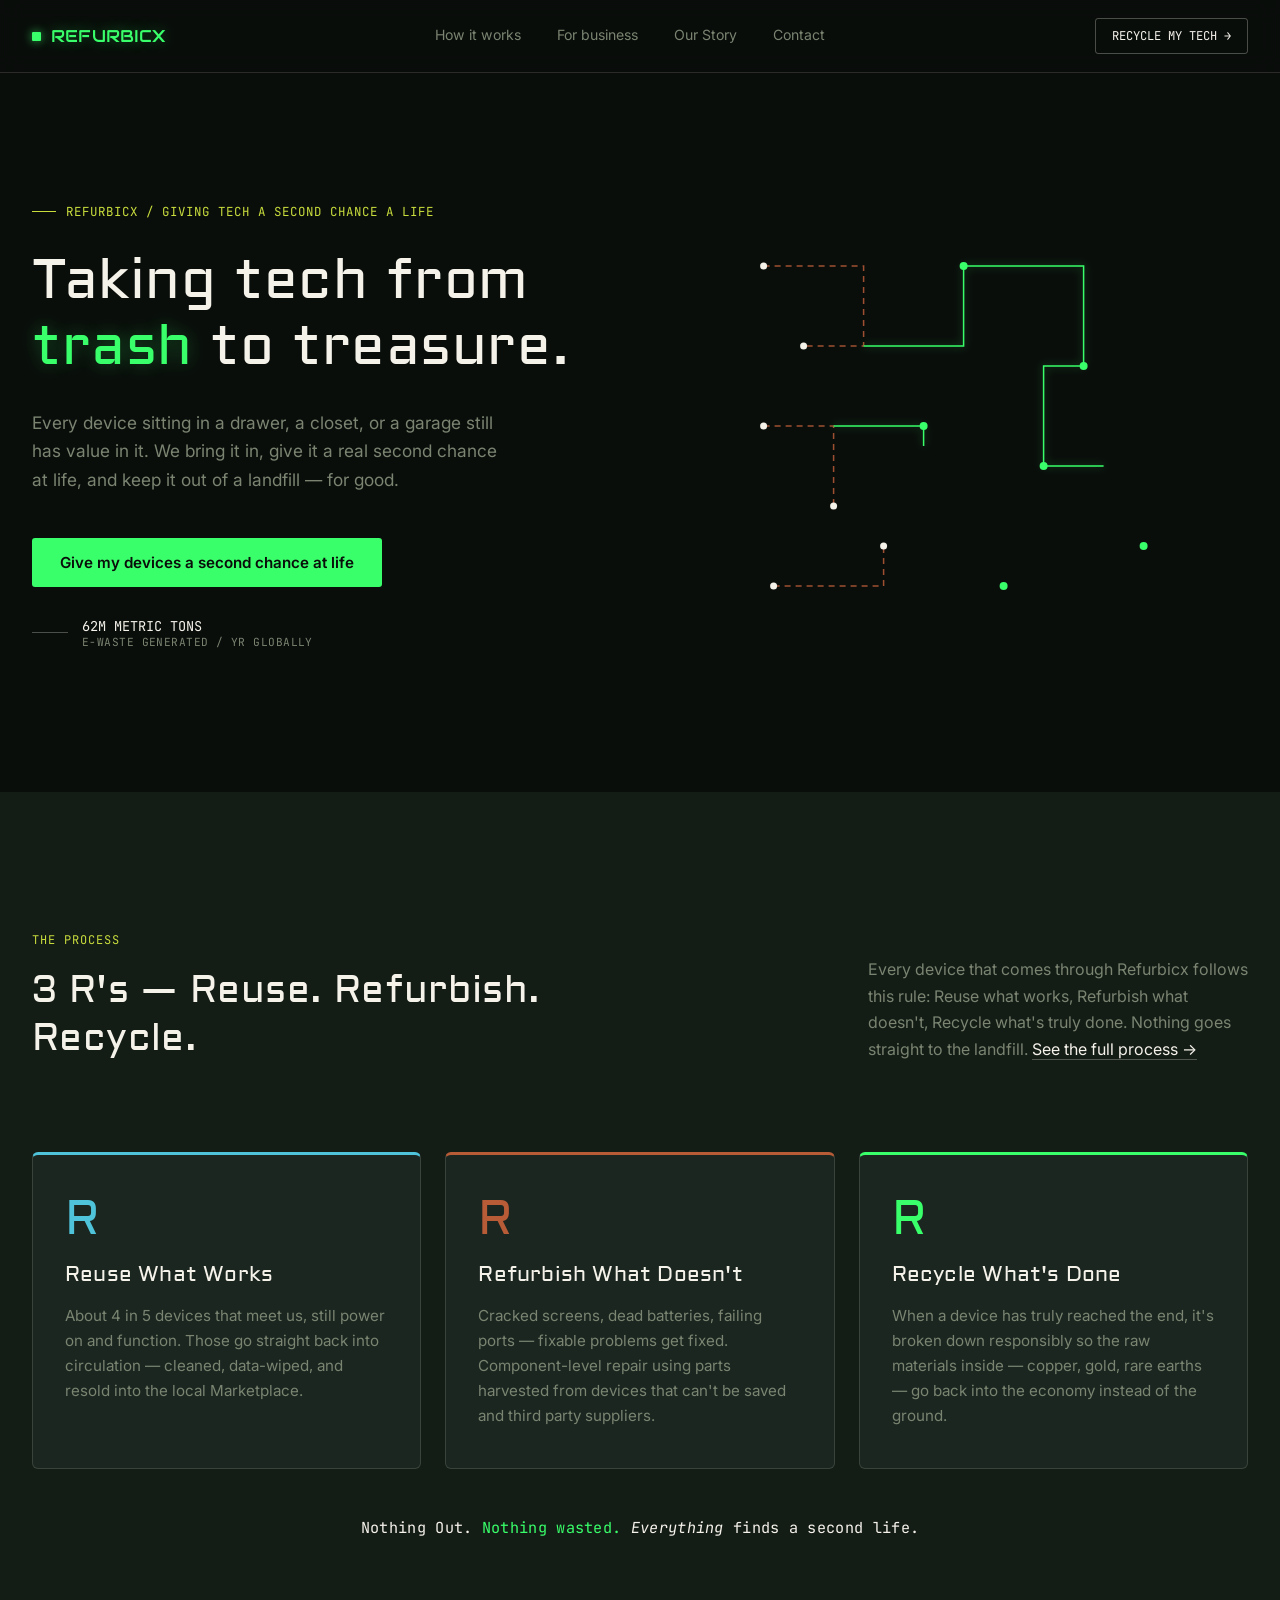
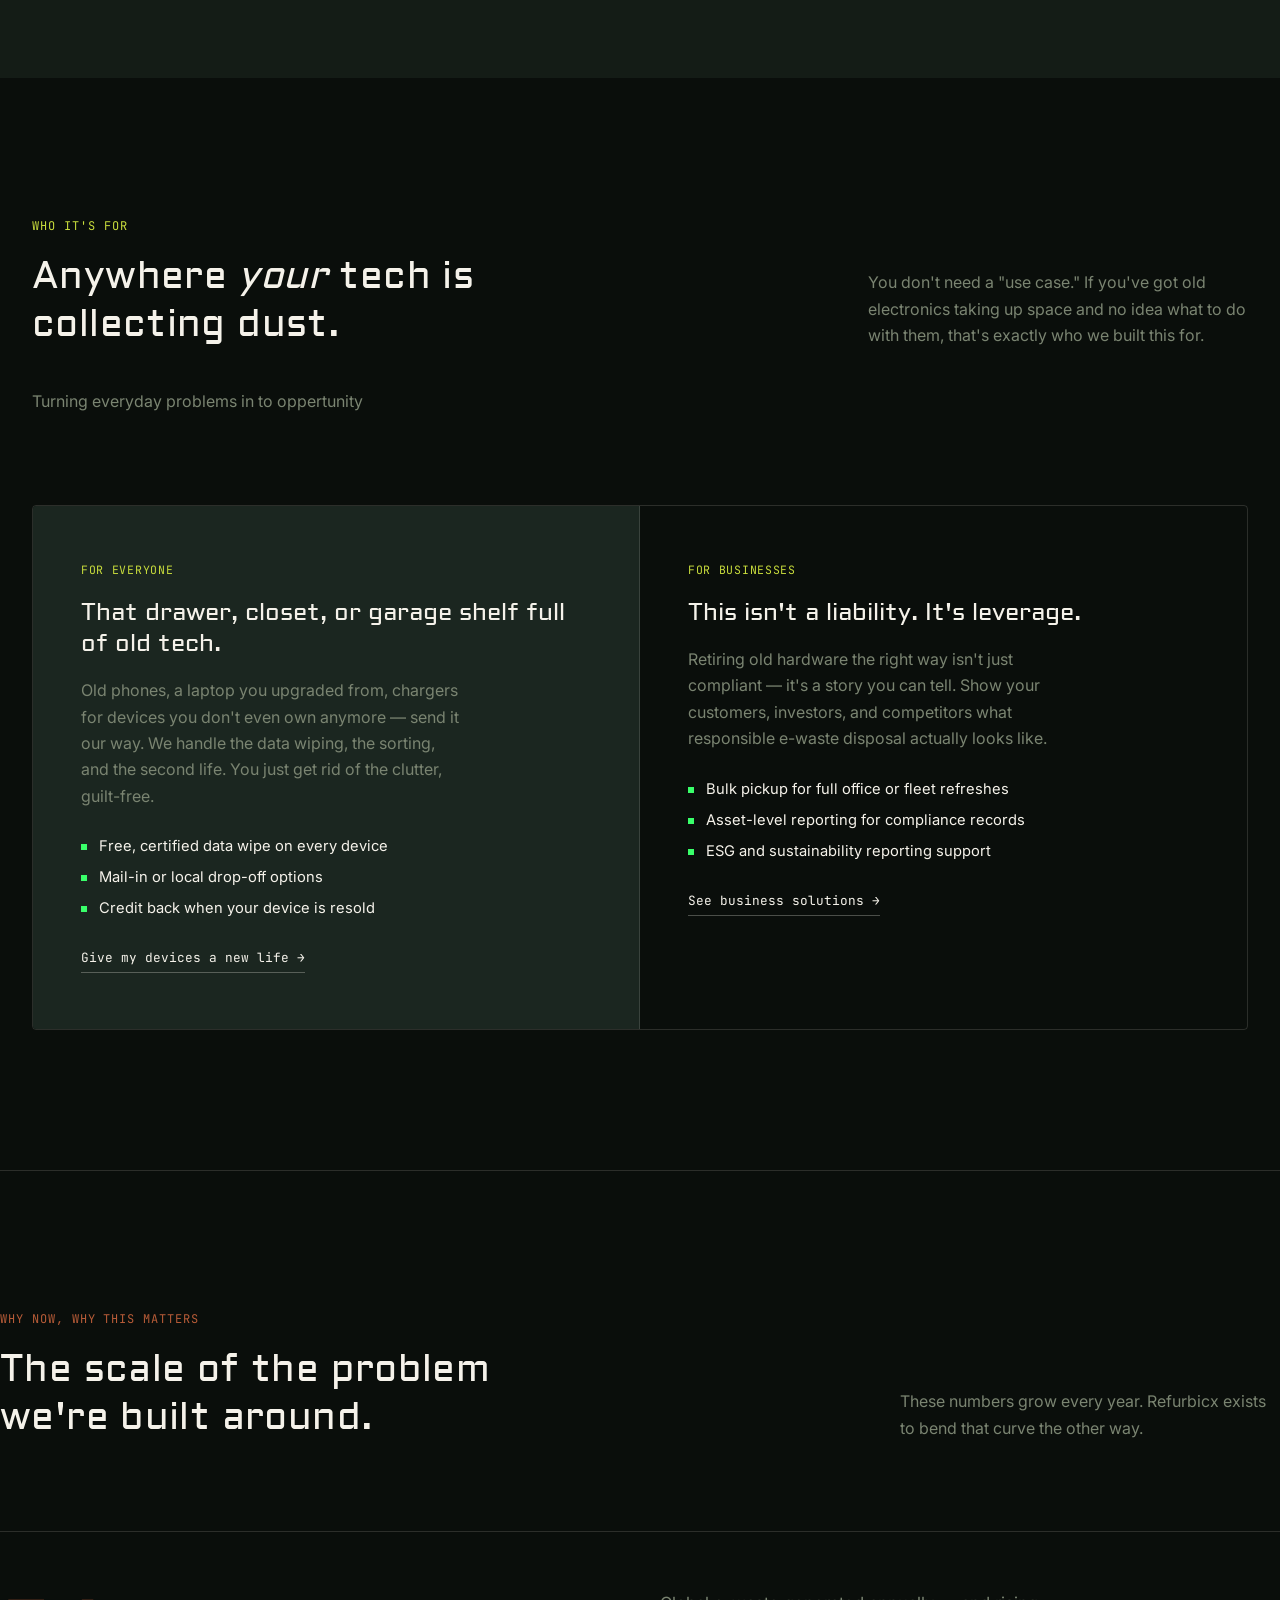
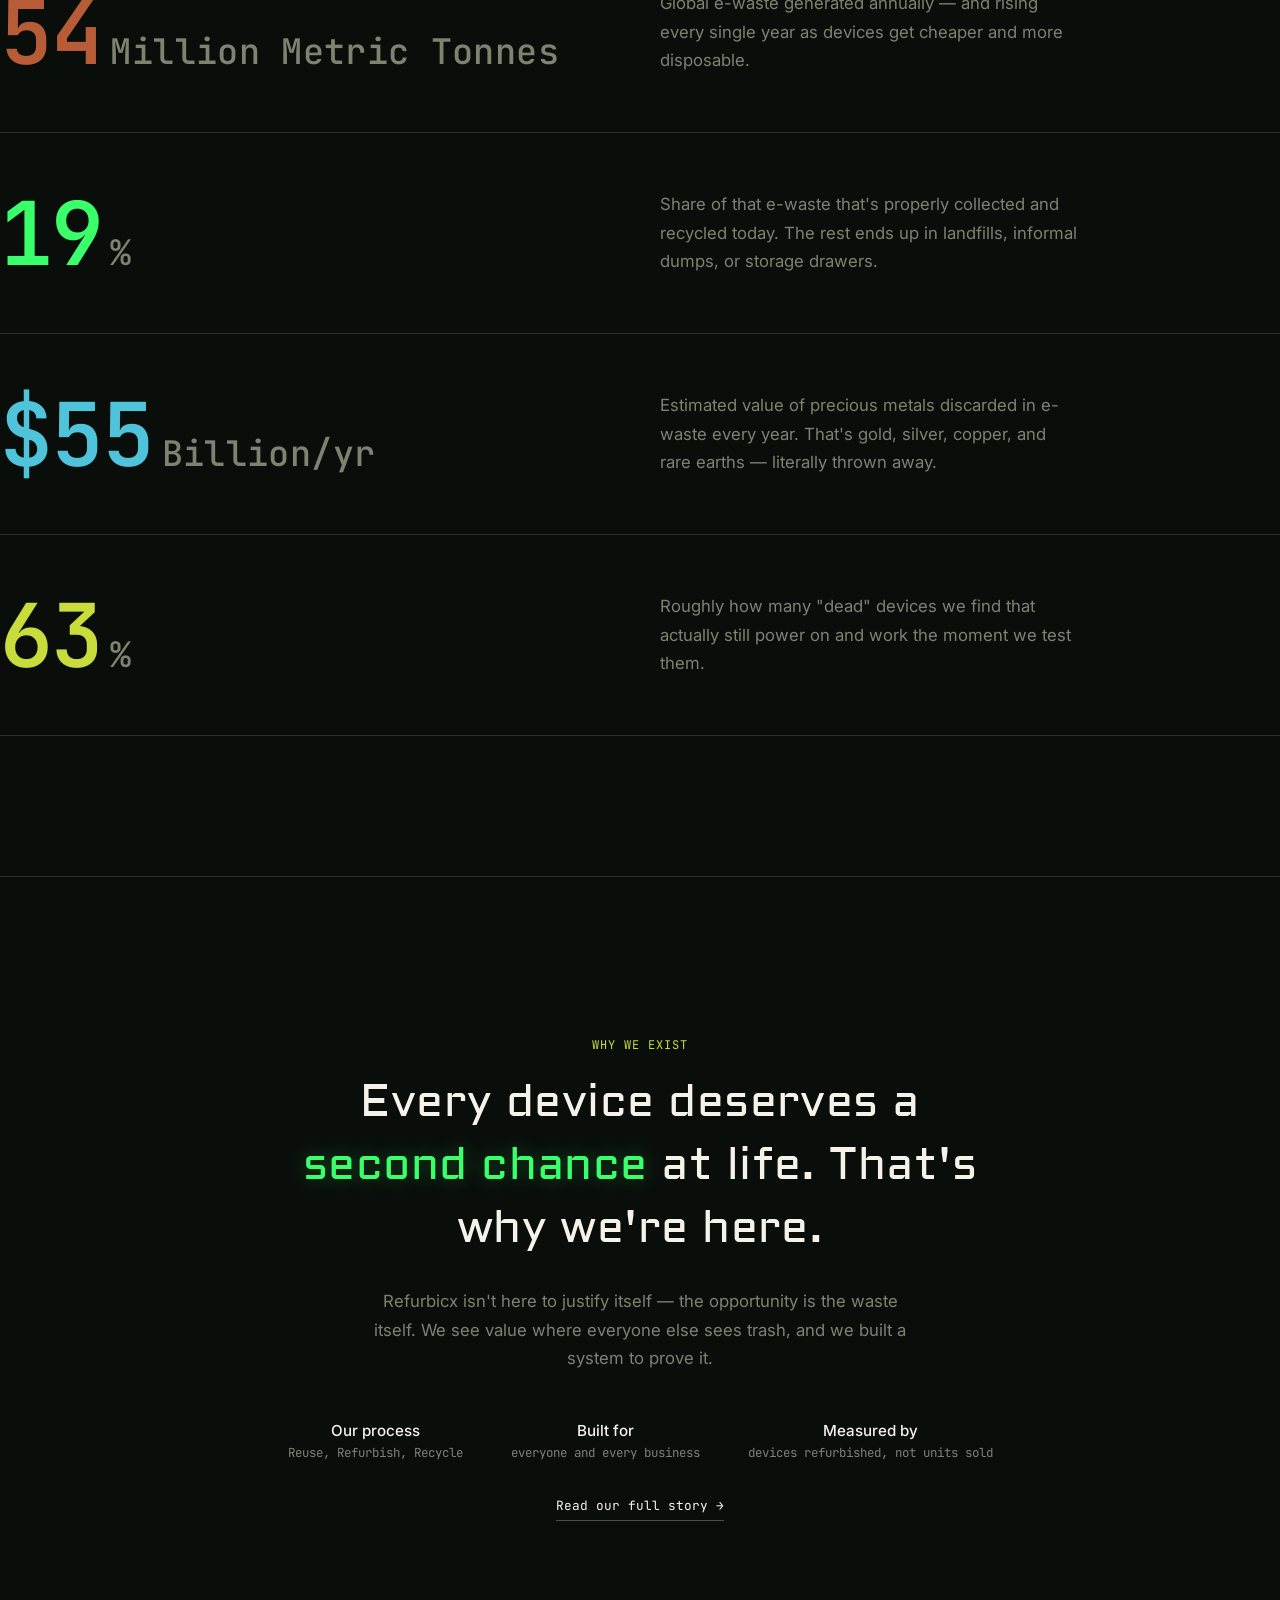
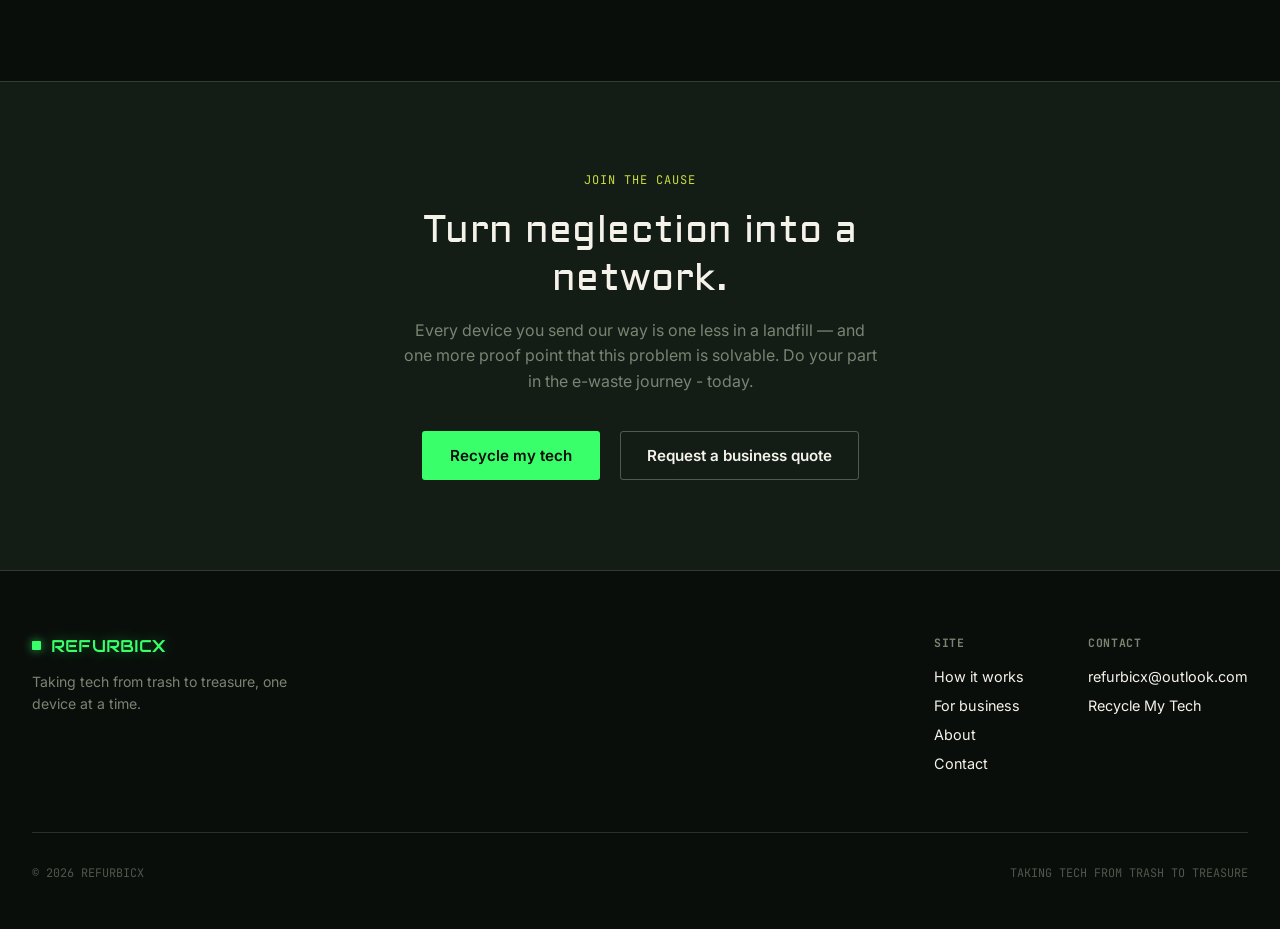
<file: index.html>
<!DOCTYPE html>
<html lang="en">
<head>
<meta charset="UTF-8">
<meta name="viewport" content="width=device-width, initial-scale=1.0">
<title>Refurbicx - Taking Tech from Trash to Treasure</title>
<link rel="preconnect" href="https://fonts.googleapis.com">
<link rel="preconnect" href="https://fonts.gstatic.com" crossorigin>
<link href="https://fonts.googleapis.com/css2?family=Aldrich&family=Audiowide&family=Inter:wght@400;500;600;700&family=JetBrains+Mono:wght@400;500;600&display=swap" rel="stylesheet">
<style>
  :root{
    --black: #0A0E0B;
    --panel: #141C16;
    --panel-2: #1B2620;
    --paper: #F5F2EA;
    --paper-dim: #EAE6DA;
    --sage: #7A8471;
    --sage-dim: #4F564A;
    --signal: #C8DC3C;
    --neon: #39FF6A;
    --copper: #B85C38;
    --circuit-blue: #4FC3D9;
    --line: rgba(245,242,234,0.14);
    --line-strong: rgba(245,242,234,0.28);

    --display: 'Aldrich', sans-serif;
    --logo-font: 'Audiowide', sans-serif;
    --body: 'Inter', sans-serif;
    --mono: 'JetBrains Mono', monospace;
  }

  *{margin:0;padding:0;box-sizing:border-box;}
  html{scroll-behavior:smooth;}
  body{
    background:var(--black);
    color:var(--paper);
    font-family:var(--body);
    overflow-x:hidden;
  }
  @media (prefers-reduced-motion: reduce){
    *{animation-duration:0.01ms !important; animation-iteration-count:1 !important; transition-duration:0.01ms !important; scroll-behavior:auto !important;}
  }
  a{color:inherit; text-decoration:none;}
  ::selection{background:var(--neon); color:var(--black);}
  :focus-visible{outline:2px solid var(--neon); outline-offset:3px;}
  .wrap{max-width:1280px; margin:0 auto; padding:0 32px;}

  /* ---------- NAV (hides on scroll down, reveals on scroll up) ---------- */
  nav{
    position:fixed; top:0; left:0; right:0;
    z-index:100;
    background:rgba(10,14,11,0.85);
    backdrop-filter:blur(10px);
    border-bottom:1px solid var(--line);
    transition:transform 0.35s ease;
  }
  nav.nav-hidden{transform:translateY(-100%);}
  .nav-inner{
    display:flex; align-items:center; justify-content:space-between;
    padding:18px 32px;
    max-width:1280px; margin:0 auto;
  }
  .logo{
    font-family:var(--logo-font);
    font-weight:400;
    font-size:1.05rem;
    letter-spacing:0.01em;
    display:flex; align-items:center; gap:10px;
    color:var(--neon);
    text-shadow:0 0 14px rgba(57,255,106,0.35);
  }
  .logo-mark{
    width:9px; height:9px;
    background:var(--neon);
    border-radius:1px;
    box-shadow:0 0 10px rgba(57,255,106,0.7);
  }
  .nav-links{display:flex; gap:36px; font-size:0.88rem; color:var(--sage);}
  .nav-links a{transition:color 0.2s ease; position:relative; padding-bottom:4px;}
  .nav-links a:hover{color:var(--paper);}
  .nav-links a::after{
    content:''; position:absolute; left:0; bottom:0;
    width:0; height:1px; background:var(--neon);
    transition:width 0.25s ease;
  }
  .nav-links a:hover::after{width:100%;}
  .nav-cta{
    font-family:var(--mono); font-size:0.76rem;
    border:1px solid var(--line-strong);
    padding:9px 16px; border-radius:3px;
    transition:all 0.2s ease;
  }
  .nav-cta:hover{border-color:var(--neon); background:rgba(57,255,106,0.08); color:var(--neon);}

  /* ---------- HERO ---------- */
  .hero{position:relative; padding:180px 0 120px; min-height:88vh; display:flex; align-items:center;}
  .hero-grid{display:grid; grid-template-columns:1.1fr 0.9fr; gap:40px; align-items:center; width:100%;}
  .eyebrow{
    font-family:var(--mono); font-size:0.78rem; color:var(--signal);
    letter-spacing:0.08em; text-transform:uppercase;
    display:flex; align-items:center; gap:10px; margin-bottom:28px;
  }
  .eyebrow::before{content:''; width:24px; height:1px; background:var(--signal);}
  h1{
    font-family:var(--display); font-weight:400;
    font-size:clamp(2.2rem, 4.4vw, 3.6rem);
    line-height:1.18; letter-spacing:0.01em; max-width:680px;
  }
  h1 .accent{color:var(--neon); text-shadow:0 0 18px rgba(57,255,106,0.3);}
  .hero-sub{
    margin-top:28px; font-size:1.08rem; line-height:1.65;
    color:var(--sage); max-width:480px;
  }
  .hero-actions{margin-top:44px; display:flex; align-items:center; gap:28px; flex-wrap:wrap;}
  .btn-primary{
    background:var(--neon); color:var(--black);
    font-family:var(--body); font-weight:600; font-size:0.95rem;
    padding:15px 28px; border-radius:3px;
    transition:transform 0.2s ease, box-shadow 0.2s ease;
    display:inline-block;
  }
  .btn-primary:hover{transform:translateY(-2px); box-shadow:0 8px 28px rgba(57,255,106,0.3);}
  .btn-secondary{
    border:1px solid var(--line-strong); color:var(--paper);
    font-family:var(--body); font-weight:600; font-size:0.95rem;
    padding:14px 26px; border-radius:3px;
    transition:border-color 0.2s ease, color 0.2s ease;
    display:inline-block;
  }
  .btn-secondary:hover{border-color:var(--copper); color:var(--copper);}
  .stat-leader{display:flex; align-items:center; gap:14px;}
  .stat-leader .line{width:36px; height:1px; background:var(--line-strong);}
  .stat-leader .stat-value{font-family:var(--mono); font-size:0.85rem; color:var(--paper);}
  .stat-leader .stat-label{font-family:var(--mono); font-size:0.7rem; color:var(--sage); display:block; letter-spacing:0.04em;}

  .hero-art{position:relative; height:440px;}
  .hero-art svg{width:100%; height:100%;}
  .trace-broken{stroke:var(--copper); stroke-width:1.5; fill:none; stroke-dasharray:6 5; opacity:0.85;}
  .trace-solid{
    stroke:var(--neon); stroke-width:1.5; fill:none;
    stroke-dasharray:600; stroke-dashoffset:600;
    animation:draw 2.4s ease forwards 0.4s;
    filter:drop-shadow(0 0 4px rgba(57,255,106,0.4));
  }
  .node{fill:var(--paper);}
  .node-signal{fill:var(--neon);}
  @keyframes draw{to{stroke-dashoffset:0;}}

  /* ---------- SECTION SHARED ---------- */
  section{position:relative;}
  .section-pad{padding:140px 0;}
  .section-label{
    font-family:var(--mono); font-size:0.75rem; color:var(--signal);
    text-transform:uppercase; letter-spacing:0.08em; margin-bottom:18px;
  }
  h2{
    font-family:var(--display); font-weight:400;
    font-size:clamp(1.7rem, 3vw, 2.4rem);
    line-height:1.25; max-width:600px; letter-spacing:0.01em;
  }
  .section-intro{
    display:flex; justify-content:space-between; align-items:flex-end;
    gap:40px; margin-bottom:90px; flex-wrap:wrap;
  }
  .section-intro p{color:var(--sage); font-size:1rem; line-height:1.65; max-width:380px;}

  .reveal{opacity:0; transform:translateY(24px); transition:opacity 0.7s ease, transform 0.7s ease;}
  .reveal.visible{opacity:1; transform:translateY(0);}

  /* ---------- RRR PROCESS ---------- */
  .rrr{background:var(--panel);}
  .rrr-row{display:grid; grid-template-columns:1fr 1fr 1fr; gap:24px;}
  .rrr-card{
    position:relative; padding:40px 32px;
    border:1px solid var(--line); border-radius:6px;
    background:var(--panel-2);
    transition:border-color 0.3s ease, transform 0.3s ease;
  }
  .rrr-card:hover{transform:translateY(-4px);}
  .rrr-card.reuse{border-top:3px solid var(--circuit-blue);}
  .rrr-card.refurbish{border-top:3px solid var(--copper);}
  .rrr-card.recycle{border-top:3px solid var(--neon);}
  .rrr-letter{
    font-family:var(--display); font-size:3rem; line-height:1;
    margin-bottom:18px;
  }
  .rrr-card.reuse .rrr-letter{color:var(--circuit-blue);}
  .rrr-card.refurbish .rrr-letter{color:var(--copper);}
  .rrr-card.recycle .rrr-letter{color:var(--neon);}
  .rrr-card h3{
    font-family:var(--display); font-weight:400; font-size:1.3rem;
    margin-bottom:14px; letter-spacing:0.01em;
  }
  .rrr-card p{color:var(--sage); font-size:0.95rem; line-height:1.65;}
  .rrr-tagline{
    text-align:center; margin-top:48px;
    font-family:var(--mono); font-size:0.95rem; color:var(--paper);
    letter-spacing:0.02em;
  }
  .rrr-tagline span{color:var(--neon);}
    .rrr-tagline spann{font-style: italic;}

  /* ---------- AUDIENCE SPLIT ---------- */
  .split{display:grid; grid-template-columns:1fr 1fr; border:1px solid var(--line); border-radius:4px; overflow:hidden;}
  .split-panel{padding:56px 48px; position:relative;}
  .split-panel:first-child{border-right:1px solid var(--line); background:var(--panel-2);}
  .panel-tag{font-family:var(--mono); font-size:0.72rem; color:var(--signal); letter-spacing:0.06em; margin-bottom:20px;}
  .split-panel h3{font-family:var(--display); font-weight:400; font-size:1.5rem; margin-bottom:18px; line-height:1.3;}
  .split-panel p{color:var(--sage); line-height:1.65; margin-bottom:28px; max-width:380px;}
  .check-list{list-style:none; display:flex; flex-direction:column; gap:13px;}
  .check-list li{font-size:0.92rem; color:var(--paper); display:flex; gap:12px; align-items:flex-start;}
  .check-list li::before{content:''; width:6px; height:6px; margin-top:7px; background:var(--neon); flex-shrink:0;}
  .split-link{
    display:inline-flex; align-items:center; gap:8px; margin-top:32px;
    font-family:var(--mono); font-size:0.8rem; color:var(--paper);
    border-bottom:1px solid var(--line-strong); padding-bottom:6px;
    transition:border-color 0.2s ease, color 0.2s ease;
  }
  .split-link:hover{color:var(--neon); border-color:var(--neon);}

  /* ---------- IMPACT — counting numbers ---------- */
  .impact{background:var(--black); border-top:1px solid var(--line); border-bottom:1px solid var(--line);}
  .impact .section-label{color:var(--copper);}
  .impact-stack{display:flex; flex-direction:column; gap:0;}
  .impact-row{
    display:grid; grid-template-columns:1fr 1fr;
    align-items:center; gap:40px;
    padding:56px 0; border-top:1px solid var(--line);
  }
  .impact-row:last-child{border-bottom:1px solid var(--line);}
  .impact-num{
    font-family:var(--mono); font-weight:600;
    font-size:clamp(3rem, 7vw, 5.5rem);
    line-height:1; color:var(--paper);
    letter-spacing:-0.02em;
  }
  .impact-num .unit{font-size:0.4em; color:var(--sage); margin-left:8px; font-weight:500; letter-spacing:0.01em;}
  .unit-em{color:var(--neon); font-weight:700; text-shadow:0 0 18px rgba(57,255,106,0.25);}
  .impact-row:nth-child(1) .impact-num{color:var(--copper);}
  .impact-row:nth-child(2) .impact-num{color:var(--neon)}
  .impact-row:nth-child(3) .impact-num{color:var(--circuit-blue);}
  .impact-row:nth-child(4) .impact-num{color:var(--signal);}
  .impact-desc{color:var(--sage); font-size:1.05rem; line-height:1.7; max-width:420px;}

  /* ---------- MANTRA / WHY WE EXIST ---------- */
  .mantra{padding:160px 0; text-align:center;}
  .mantra-inner{max-width:780px; margin:0 auto;}
  .mantra h2{
    max-width:100%; text-align:center; margin:0 auto;
    font-size:clamp(1.8rem, 3.6vw, 2.8rem); line-height:1.4;
  }
  .mantra h2 .glow{color:var(--neon); text-shadow:0 0 20px rgba(57,255,106,0.3);}
  .mantra-sub{
    margin-top:28px; color:var(--sage); font-size:1.05rem;
    line-height:1.7; max-width:560px; margin-left:auto; margin-right:auto;
  }
  .mantra-meta{
    margin-top:48px; display:flex; justify-content:center; gap:48px;
    font-family:var(--mono); font-size:0.78rem; color:var(--sage); flex-wrap:wrap;
  }
  .mantra-meta div b{display:block; color:var(--paper); font-size:0.95rem; font-weight:500; margin-bottom:4px; font-family:var(--body);}

  /* ---------- CTA STRIP ---------- */
  .cta-strip{background:var(--panel); padding:90px 0; text-align:center; border-top:1px solid var(--line); border-bottom:1px solid var(--line);}
  .cta-strip h2{margin:0 auto 16px; max-width:560px; text-align:center;}
  .cta-strip p.cta-sub{color:var(--sage); max-width:480px; margin:0 auto 36px; font-size:1rem; line-height:1.6;}
  .cta-strip-row{display:flex; justify-content:center; gap:20px; flex-wrap:wrap;}

  /* ---------- FOOTER ---------- */
  footer{padding:64px 0 48px;}
  .footer-top{
    display:flex; justify-content:space-between; align-items:flex-start;
    flex-wrap:wrap; gap:40px; padding-bottom:48px; border-bottom:1px solid var(--line);
  }
  .footer-brand .logo{margin-bottom:14px;}
  .footer-brand p{color:var(--sage); font-size:0.88rem; max-width:280px; line-height:1.6;}
  .footer-cols{display:flex; gap:64px;}
  .footer-col h4{font-family:var(--mono); font-size:0.72rem; color:var(--sage); letter-spacing:0.06em; margin-bottom:18px; text-transform:uppercase;}
  .footer-col a{display:block; font-size:0.9rem; color:var(--paper); margin-bottom:12px; transition:color 0.2s ease;}
  .footer-col a:hover{color:var(--neon);}
  .footer-bottom{
    display:flex; justify-content:space-between; align-items:center; padding-top:32px;
    font-family:var(--mono); font-size:0.74rem; color:var(--sage-dim); flex-wrap:wrap; gap:16px;
  }

  @media (max-width: 900px){
    .nav-links{display:none;}
    .hero-grid{grid-template-columns:1fr; gap:60px;}
    .hero{padding:160px 0 80px; min-height:auto;}
    .hero-art{height:280px;}
    .rrr-row{grid-template-columns:1fr; gap:20px;}
    .split{grid-template-columns:1fr;}
    .split-panel:first-child{border-right:none; border-bottom:1px solid var(--line);}
    .impact-row{grid-template-columns:1fr; gap:16px; padding:40px 0;}
    .section-intro{margin-bottom:56px;}
    .section-pad{padding:90px 0;}
    .mantra{padding:100px 0;}
    .footer-top{flex-direction:column;}
    .footer-cols{gap:40px;}
    .wrap{padding:0 20px;}
    .nav-inner{padding:16px 20px;}
  }
</style>
</head>
<body>

<nav id="site-nav">
  <div class="nav-inner">
    <a href="index.html" class="logo"><span class="logo-mark"></span>REFURBICX</a>
    <div class="nav-links">
      <a href="how-it-works.html">How it works</a>
      <a href="for-business.html">For business</a>
      <a href="about.html">Our Story</a>
      <a href="contact.html">Contact</a>
    </div>
    <a href="contact.html" class="nav-cta">RECYCLE MY TECH →</a>
  </div>
</nav>

<header class="hero">
  <div class="wrap hero-grid">
    <div>
      <div class="eyebrow">Refurbicx / Giving Tech A Second Chance A Life</div>
      <h1>Taking tech from<br><span class="accent">trash</span> to treasure.</h1>
      <p class="hero-sub">Every device sitting in a drawer, a closet, or a garage still has value in it. We bring it in, give it a real second chance at life, and keep it out of a landfill — for good.</p>
      <div class="hero-actions">
        <a href="contact.html" class="btn-primary">Give my devices a second chance at life</a>
        <div class="stat-leader">
          <span class="line"></span>
          <div>
            <span class="stat-value">62M METRIC TONS</span>
            <span class="stat-label">E-WASTE GENERATED / YR GLOBALLY</span>
          </div>
        </div>
      </div>
    </div>

    <div class="hero-art" aria-hidden="true">
      <svg viewBox="0 0 480 440" fill="none">
        <path class="trace-broken" d="M20 60 H120 V140 H60" />
        <path class="trace-broken" d="M20 220 H90 V300" />
        <path class="trace-broken" d="M30 380 H140 V340" />
        <circle class="node" cx="20" cy="60" r="3.5"/>
        <circle class="node" cx="20" cy="220" r="3.5"/>
        <circle class="node" cx="30" cy="380" r="3.5"/>
        <circle class="node" cx="60" cy="140" r="3.5"/>
        <circle class="node" cx="90" cy="300" r="3.5"/>
        <circle class="node" cx="140" cy="340" r="3.5"/>
        <path class="trace-solid" d="M120 140 H220 V60 H340 V160 H300 V260 H400 V340 H260 V380 H140 V340 H180 V220 H90" />
        <circle class="node node-signal" cx="220" cy="60" r="4"/>
        <circle class="node node-signal" cx="340" cy="160" r="4"/>
        <circle class="node node-signal" cx="300" cy="260" r="4"/>
        <circle class="node node-signal" cx="400" cy="340" r="4"/>
        <circle class="node node-signal" cx="260" cy="380" r="4"/>
        <circle class="node node-signal" cx="180" cy="220" r="4"/>
      </svg>
    </div>
  </div>
</header>

<section class="rrr section-pad" id="process">
  <div class="wrap">
    <div class="section-intro">
      <div>
        <div class="section-label">The Process</div>
        <h2>3 R's — Reuse. Refurbish. Recycle.</h2>
      </div>
      <p>Every device that comes through Refurbicx follows this rule: Reuse what works, Refurbish what doesn't, Recycle what's truly done. Nothing goes straight to the landfill. <a href="how-it-works.html" style="color:var(--paper); border-bottom:1px solid var(--line-strong);">See the full process →</a></p>
    </div>

    <div class="rrr-row">
      <div class="rrr-card reuse reveal">
        <div class="rrr-letter">R</div>
        <h3>Reuse What Works</h3>
        <p>About 4 in 5 devices that meet us, still power on and function. Those go straight back into circulation — cleaned, data-wiped, and resold into the local Marketplace.</p>
      </div>
      <div class="rrr-card refurbish reveal">
        <div class="rrr-letter">R</div>
        <h3>Refurbish What Doesn't</h3>
        <p>Cracked screens, dead batteries, failing ports — fixable problems get fixed. Component-level repair using parts harvested from devices that can't be saved and third party suppliers.</p>
      </div>
      <div class="rrr-card recycle reveal">
        <div class="rrr-letter">R</div>
        <h3>Recycle What's Done</h3>
        <p>When a device has truly reached the end, it's broken down responsibly so the raw materials inside — copper, gold, rare earths — go back into the economy instead of the ground.</p>
      </div>
    </div>

    <div class="rrr-tagline reveal">Nothing Out. <span>Nothing wasted.</span> <spann>Everything</spann> finds a second life.</div>
  </div>
</section>

<section class="section-pad" id="audience">
  <div class="wrap">
    <div class="section-intro">
      <div>
        <div class="section-label">Who it's for</div>
        <h2>Anywhere <span style="font-style: italic;">your</span> tech is collecting dust.</h2>
      </div>
      <p>You don't need a "use case." If you've got old electronics taking up space and no idea what to do with them, that's exactly who we built this for.</p>
      <p>Turning everyday problems in to oppertunity</p>
    </div>

    <div class="split">
      <div class="split-panel reveal">
        <div class="panel-tag">FOR EVERYONE</div>
        <h3>That drawer, closet, or garage shelf full of old tech.</h3>
        <p>Old phones, a laptop you upgraded from, chargers for devices you don't even own anymore — send it our way. We handle the data wiping, the sorting, and the second life. You just get rid of the clutter, guilt-free.</p>
        <ul class="check-list">
          <li>Free, certified data wipe on every device</li>
          <li>Mail-in or local drop-off options</li>
          <li>Credit back when your device is resold</li>
        </ul>
        <a href="contact.html" class="split-link">Give my devices a new life →</a>
      </div>
      <div class="split-panel reveal">
        <div class="panel-tag">FOR BUSINESSES</div>
        <h3>This isn't a liability. It's leverage.</h3>
        <p>Retiring old hardware the right way isn't just compliant — it's a story you can tell. Show your customers, investors, and competitors what responsible e-waste disposal actually looks like.</p>
        <ul class="check-list">
          <li>Bulk pickup for full office or fleet refreshes</li>
          <li>Asset-level reporting for compliance records</li>
          <li>ESG and sustainability reporting support</li>
        </ul>
        <a href="for-business.html" class="split-link">See business solutions →</a>
      </div>
    </div>
  </div>
</section>

<section class="impact" id="impact">
  <div class="wrap section-pad">
    <div class="section-intro">
      <div>
        <div class="section-label">Why now, why this matters</div>
        <h2>The scale of the problem we're built around.</h2>
      </div>
      <p>These numbers grow every year. Refurbicx exists to bend that curve the other way.</p>
    </div>

    <div class="impact-stack">
      <div class="impact-row reveal">
        <div class="impact-num" data-target="62" data-suffix="Million Metric Tonnes">0<span class="unit">Million Metric Tonnes</span></div>
        <div class="impact-desc">Global e-waste generated annually — and rising every single year as devices get cheaper and more disposable.</div>
      </div>
      <div class="impact-row reveal">
        <div class="impact-num" data-target="22" data-suffix="%">0<span class="unit">%</span></div>
        <div class="impact-desc">Share of that e-waste that's properly collected and recycled today. The rest ends up in landfills, informal dumps, or storage drawers.</div>
      </div>
      <div class="impact-row reveal">
        <div class="impact-num" data-target="70" data-prefix="$" data-suffix="B">$0<span class="unit">Billion/yr</span></div>
        <div class="impact-desc">Estimated value of precious metals discarded in e-waste every year. That's gold, silver, copper, and rare earths — literally thrown away.</div>
      </div>
      <div class="impact-row reveal">
        <div class="impact-num" data-target="80" data-suffix="%">0<span class="unit">%</span></div>
        <div class="impact-desc">Roughly how many "dead" devices we find that actually still power on and work the moment we test them.</div>
      </div>
    </div>
  </div>
</section>

<section class="mantra" id="mantra">
  <div class="wrap mantra-inner">
    <div class="section-label" style="text-align:center;">Why we exist</div>
    <h2 class="reveal">Every device deserves a <span class="glow">second chance</span> at life. That's why we're here.</h2>
    <p class="mantra-sub">Refurbicx isn't here to justify itself — the opportunity is the waste itself. We see value where everyone else sees trash, and we built a system to prove it.</p>
    <div class="mantra-meta">
      <div><b>Our process</b>Reuse, Refurbish, Recycle</div>
      <div><b>Built for</b>everyone and every business</div>
      <div><b>Measured by</b>devices refurbished, not units sold</div>
    </div>
    <a href="about.html" class="split-link" style="margin-top:36px; justify-content:center; display:inline-flex;">Read our full story →</a>
  </div>
</section>

<section class="cta-strip" id="cta">
  <div class="wrap">
    <div class="section-label" style="justify-content:center; display:flex;">Join the cause</div>
    <h2>Turn neglection into a network.</h2>
    <p class="cta-sub">Every device you send our way is one less in a landfill — and one more proof point that this problem is solvable. Do your part in the e-waste journey - today.</p>
    <div class="cta-strip-row">
      <a href="contact.html" class="btn-primary">Recycle my tech</a>
      <a href="for-business.html" class="btn-secondary">Request a business quote</a>
    </div>
  </div>
</section>

<footer>
  <div class="wrap">
    <div class="footer-top">
      <div class="footer-brand">
        <a href="index.html" class="logo"><span class="logo-mark"></span>REFURBICX</a>
        <p>Taking tech from trash to treasure, one device at a time.</p>
      </div>
      <div class="footer-cols">
        <div class="footer-col">
          <h4>Site</h4>
          <a href="how-it-works.html">How it works</a>
          <a href="for-business.html">For business</a>
          <a href="about.html">About</a>
          <a href="contact.html">Contact</a>
        </div>
        <div class="footer-col">
          <h4>Contact</h4>
          <a href="mailto:hello@refurbicx.com">refurbicx@outlook.com</a>
          <a href="contact.html">Recycle My Tech</a>
        </div>
      </div>
    </div>
    <div class="footer-bottom">
      <span>© 2026 REFURBICX</span>
      <span>TAKING TECH FROM TRASH TO TREASURE</span>
    </div>
  </div>
</footer>

<script>
  // scroll reveal
  const reveals = document.querySelectorAll('.reveal');
  const obs = new IntersectionObserver((entries) => {
    entries.forEach(entry => {
      if(entry.isIntersecting){
        entry.target.classList.add('visible');
        obs.unobserve(entry.target);
      }
    });
  }, {threshold: 0.15});
  reveals.forEach(el => obs.observe(el));

  // counting numbers on scroll into view
  const counters = document.querySelectorAll('.impact-num[data-target]');
  const countObs = new IntersectionObserver((entries) => {
    entries.forEach(entry => {
      if(entry.isIntersecting){
        const el = entry.target;
        const target = parseFloat(el.getAttribute('data-target'));
        const prefix = el.getAttribute('data-prefix') || '';
        const unitSpan = el.querySelector('.unit');
        const unitHTML = unitSpan ? unitSpan.outerHTML : '';
        let current = 0;
        const duration = 1400;
        const start = performance.now();
        function tick(now){
          const elapsed = now - start;
          const progress = Math.min(elapsed / duration, 1);
          const eased = 1 - Math.pow(1 - progress, 3);
          current = Math.round(target * eased);
          el.innerHTML = prefix + current + unitHTML;
          if(progress < 1){
            requestAnimationFrame(tick);
          } else {
            el.innerHTML = prefix + target + unitHTML;
          }
        }
        requestAnimationFrame(tick);
        countObs.unobserve(el);
      }
    });
  }, {threshold: 0.4});
  counters.forEach(el => countObs.observe(el));

  // nav hide on scroll down, show on scroll up
  const nav = document.getElementById('site-nav');
  let lastScroll = 0;
  window.addEventListener('scroll', () => {
    const current = window.scrollY;
    if(current > lastScroll && current > 120){
      nav.classList.add('nav-hidden');
    } else {
      nav.classList.remove('nav-hidden');
    }
    lastScroll = current;
  }, {passive:true});
</script>

</body>
</html>
</file>
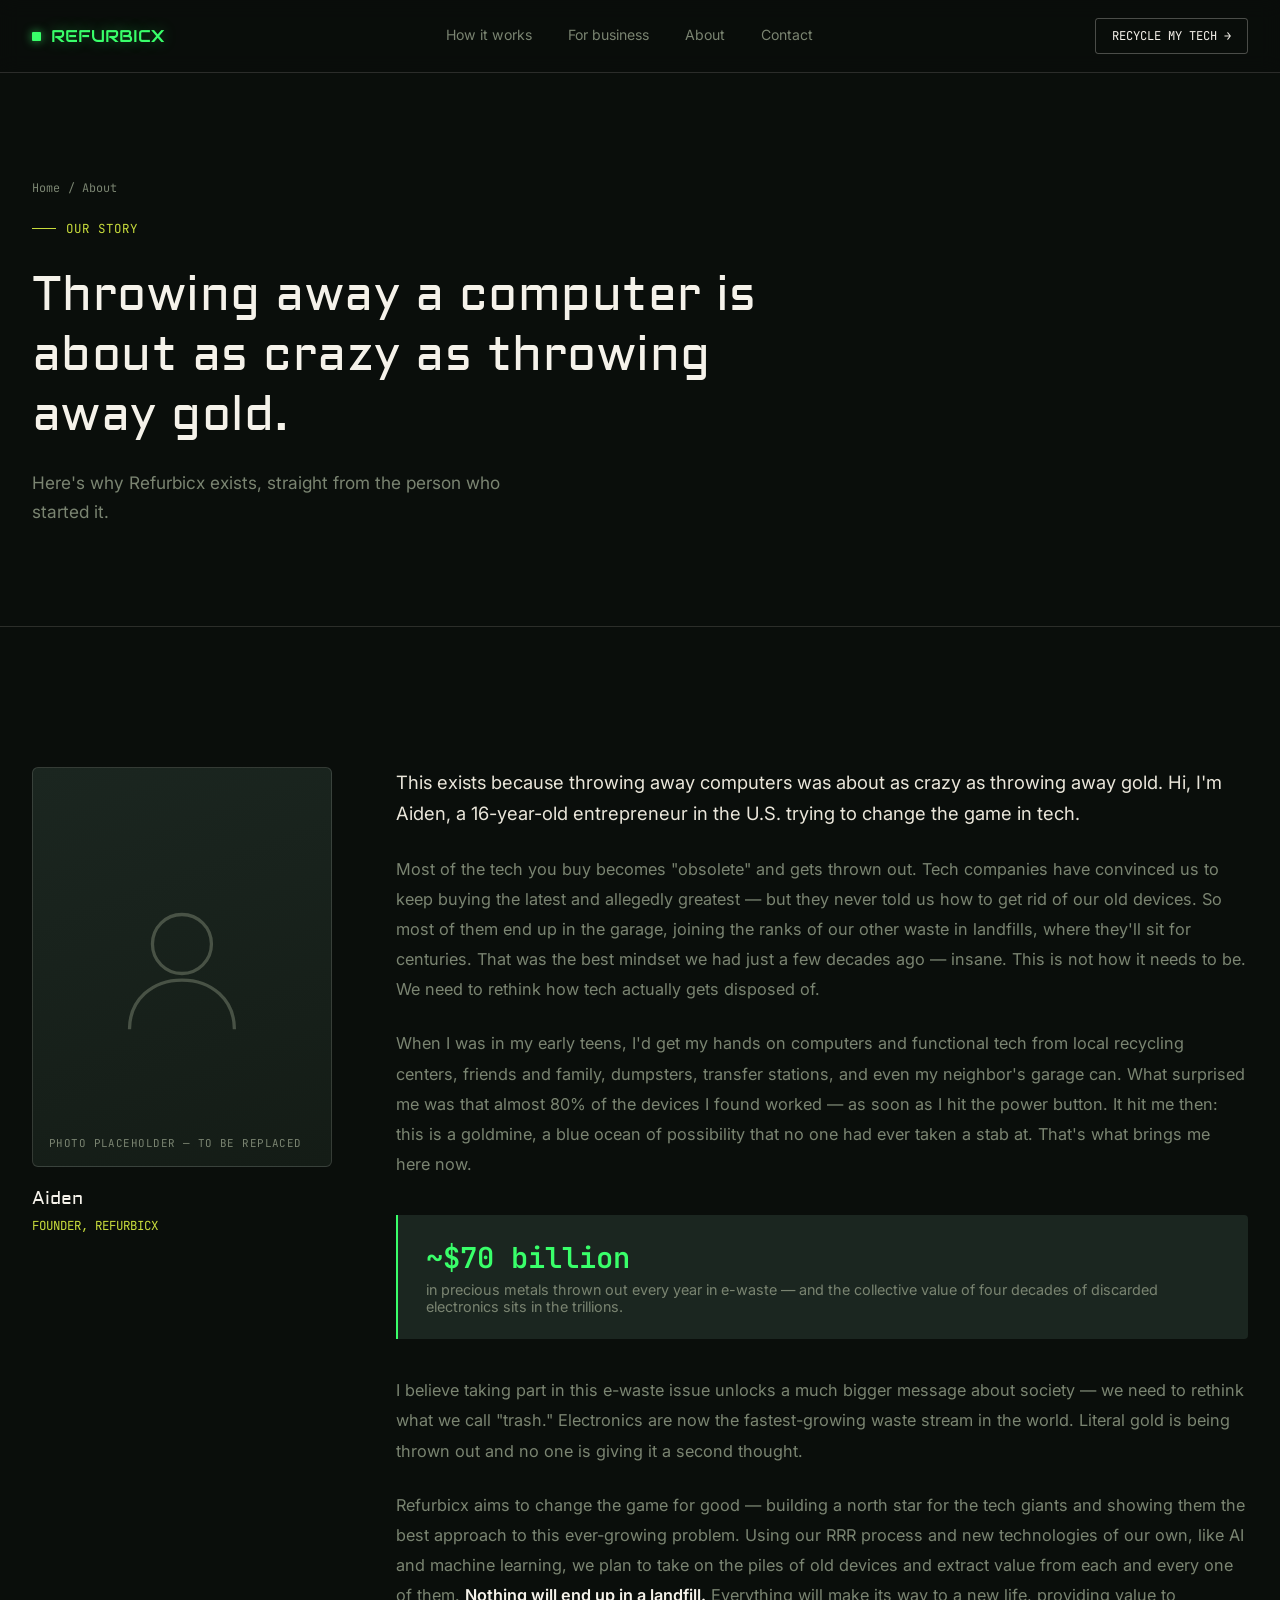
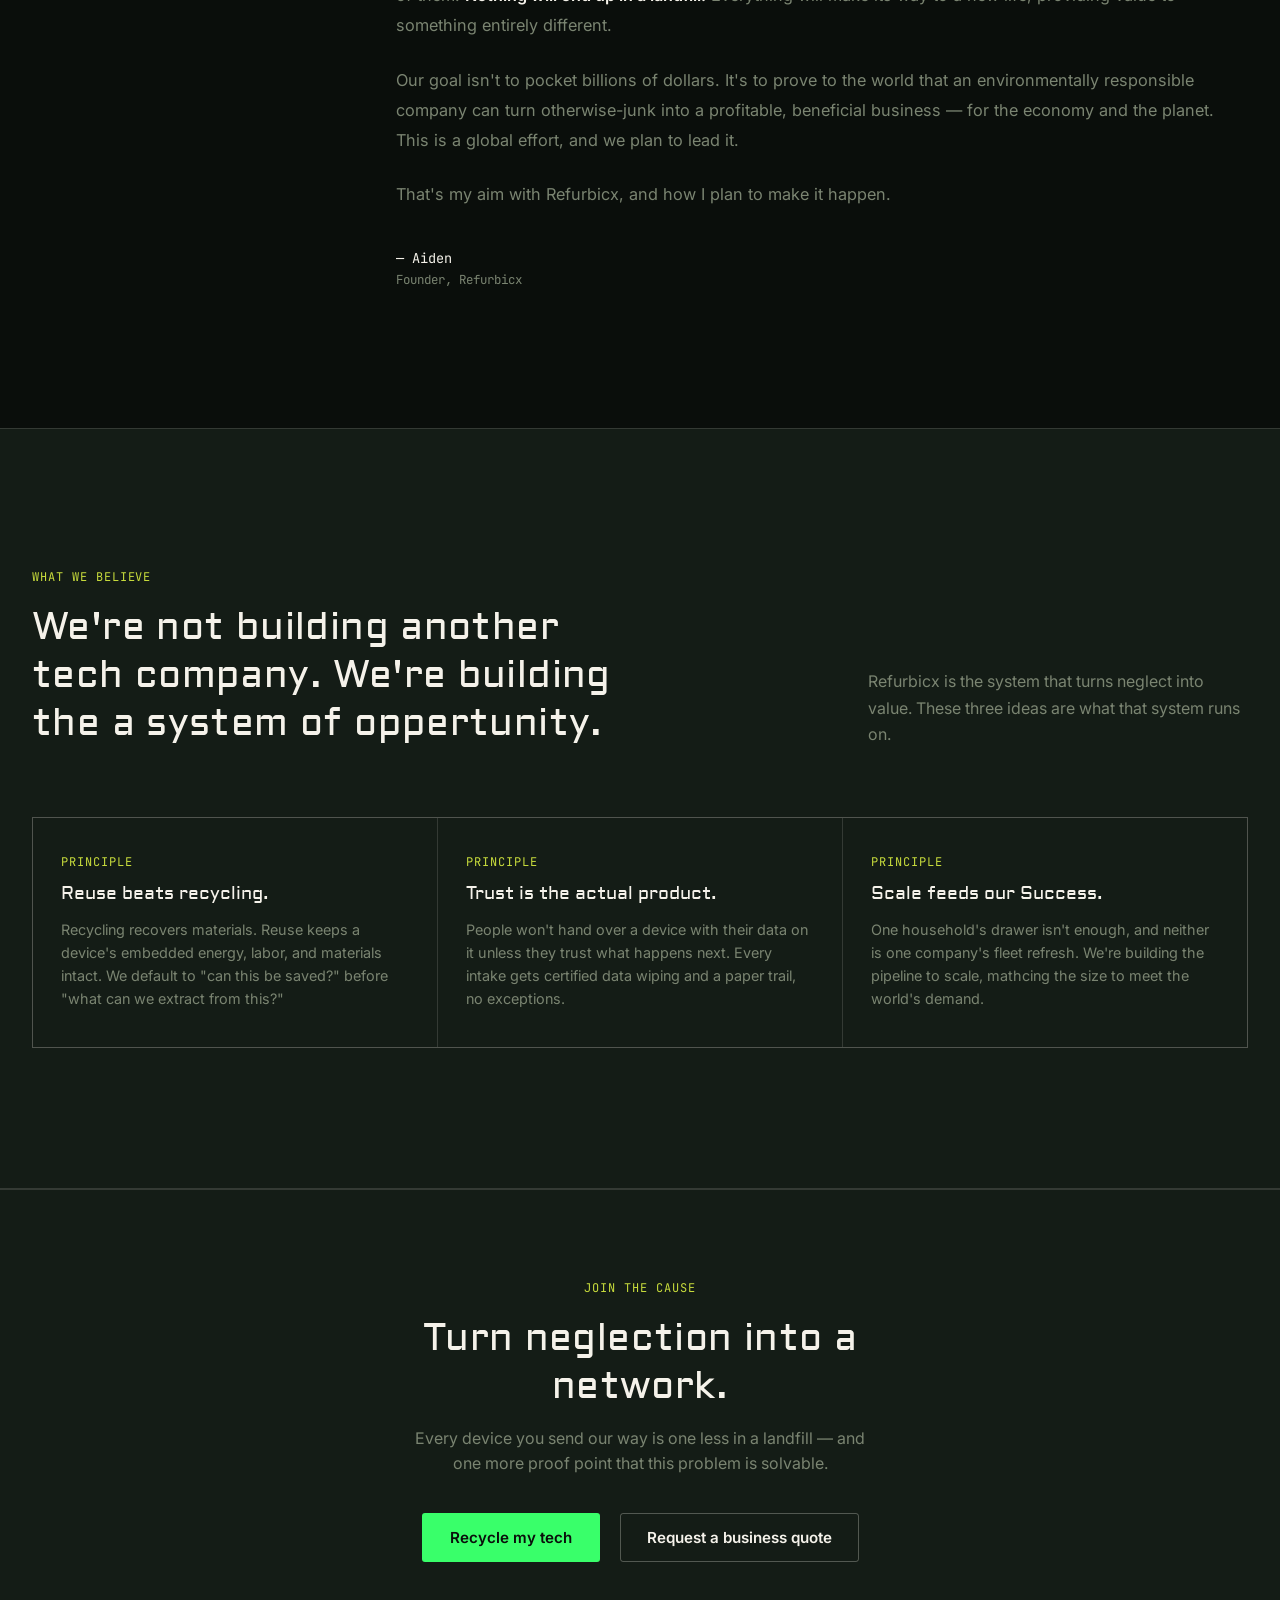
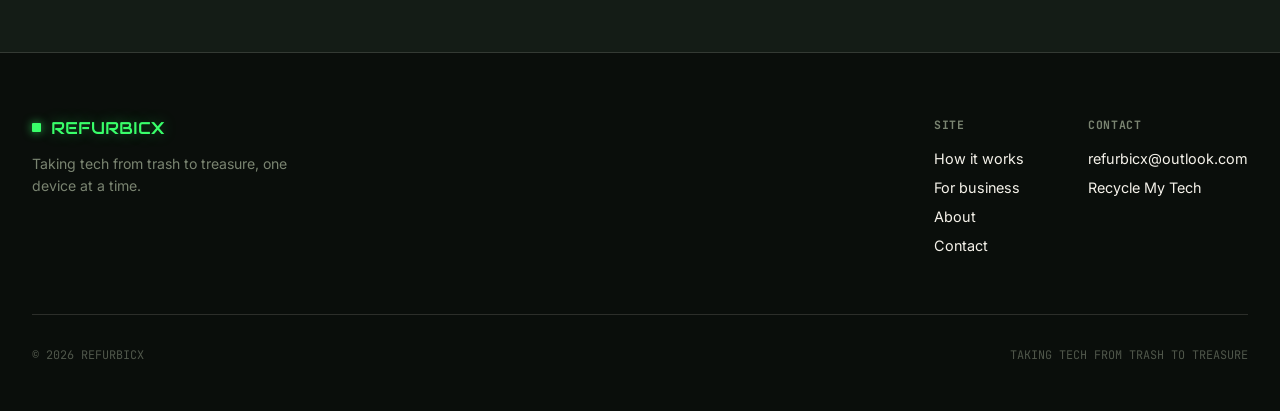
<file: about.html>
<!DOCTYPE html>
<html lang="en">
<head>
<meta charset="UTF-8">
<meta name="viewport" content="width=device-width, initial-scale=1.0">
<title>Our Story — Refurbicx - Taking Tech from Trash to Treasure</title>
<link rel="preconnect" href="https://fonts.googleapis.com">
<link rel="preconnect" href="https://fonts.gstatic.com" crossorigin>
<link href="https://fonts.googleapis.com/css2?family=Aldrich&family=Audiowide&family=Inter:wght@400;500;600;700&family=JetBrains+Mono:wght@400;500;600&display=swap" rel="stylesheet">
<style>
  :root{
    --black: #0A0E0B;
    --panel: #141C16;
    --panel-2: #1B2620;
    --paper: #F5F2EA;
    --paper-dim: #EAE6DA;
    --sage: #7A8471;
    --sage-dim: #4F564A;
    --signal: #C8DC3C;
    --neon: #39FF6A;
    --copper: #B85C38;
    --circuit-blue: #4FC3D9;
    --line: rgba(245,242,234,0.14);
    --line-strong: rgba(245,242,234,0.28);

    --display: 'Aldrich', sans-serif;
    --logo-font: 'Audiowide', sans-serif;
    --body: 'Inter', sans-serif;
    --mono: 'JetBrains Mono', monospace;
  }

  *{margin:0;padding:0;box-sizing:border-box;}
  html{scroll-behavior:smooth;}
  body{background:var(--black); color:var(--paper); font-family:var(--body); overflow-x:hidden;}
  @media (prefers-reduced-motion: reduce){
    *{animation-duration:0.01ms !important; animation-iteration-count:1 !important; transition-duration:0.01ms !important; scroll-behavior:auto !important;}
  }
  a{color:inherit; text-decoration:none;}
  ::selection{background:var(--neon); color:var(--black);}
  :focus-visible{outline:2px solid var(--neon); outline-offset:3px;}
  .wrap{max-width:1280px; margin:0 auto; padding:0 32px;}

  /* ---------- NAV ---------- */
  nav{
    position:fixed; top:0; left:0; right:0; z-index:100;
    background:rgba(10,14,11,0.85); backdrop-filter:blur(10px);
    border-bottom:1px solid var(--line);
    transition:transform 0.35s ease;
  }
  nav.nav-hidden{transform:translateY(-100%);}
  .nav-inner{display:flex; align-items:center; justify-content:space-between; padding:18px 32px; max-width:1280px; margin:0 auto;}
  .logo{
    font-family:var(--logo-font); font-weight:400; font-size:1.05rem;
    display:flex; align-items:center; gap:10px;
    color:var(--neon); text-shadow:0 0 14px rgba(57,255,106,0.35);
  }
  .logo-mark{width:9px; height:9px; background:var(--neon); border-radius:1px; box-shadow:0 0 10px rgba(57,255,106,0.7);}
  .nav-links{display:flex; gap:36px; font-size:0.88rem; color:var(--sage);}
  .nav-links a{transition:color 0.2s ease; position:relative; padding-bottom:4px;}
  .nav-links a:hover{color:var(--paper);}
  .nav-links a::after{content:''; position:absolute; left:0; bottom:0; width:0; height:1px; background:var(--neon); transition:width 0.25s ease;}
  .nav-links a:hover::after{width:100%;}
  .nav-cta{font-family:var(--mono); font-size:0.76rem; border:1px solid var(--line-strong); padding:9px 16px; border-radius:3px; transition:all 0.2s ease;}
  .nav-cta:hover{border-color:var(--neon); background:rgba(57,255,106,0.08); color:var(--neon);}

  /* ---------- PAGE HEADER ---------- */
  .page-header{padding:180px 0 100px; border-bottom:1px solid var(--line);}
  .page-header h1{font-size:clamp(2rem, 3.8vw, 3rem); max-width:760px; line-height:1.25;}
  .page-header .hero-sub{margin-top:24px;}
  .breadcrumb{font-family:var(--mono); font-size:0.74rem; color:var(--sage); margin-bottom:24px; display:flex; align-items:center; gap:8px;}
  .breadcrumb a:hover{color:var(--neon);}
  .eyebrow{font-family:var(--mono); font-size:0.78rem; color:var(--signal); letter-spacing:0.08em; text-transform:uppercase; display:flex; align-items:center; gap:10px; margin-bottom:28px;}
  .eyebrow::before{content:''; width:24px; height:1px; background:var(--signal);}
  h1{font-family:var(--display); font-weight:400; letter-spacing:0.01em;}
  .hero-sub{font-size:1.08rem; line-height:1.65; color:var(--sage); max-width:480px;}

  section{position:relative;}
  .section-pad{padding:140px 0;}
  .section-label{font-family:var(--mono); font-size:0.75rem; color:var(--signal); text-transform:uppercase; letter-spacing:0.08em; margin-bottom:18px;}
  h2{font-family:var(--display); font-weight:400; font-size:clamp(1.7rem, 3vw, 2.4rem); line-height:1.25; max-width:600px; letter-spacing:0.01em;}
  .section-intro{display:flex; justify-content:space-between; align-items:flex-end; gap:40px; margin-bottom:70px; flex-wrap:wrap;}
  .section-intro p{color:var(--sage); font-size:1rem; line-height:1.65; max-width:380px;}
  .reveal{opacity:0; transform:translateY(24px); transition:opacity 0.7s ease, transform 0.7s ease;}
  .reveal.visible{opacity:1; transform:translateY(0);}

  /* ---------- FOUNDER STORY ---------- */
  .founder-block{
    display:grid; grid-template-columns:300px 1fr; gap:64px; align-items:start;
  }
  .founder-photo{
    width:100%; aspect-ratio:3/4; border-radius:6px; overflow:hidden;
    border:1px solid var(--line); position:relative;
    background:linear-gradient(160deg, var(--panel-2), var(--panel));
    display:flex; align-items:center; justify-content:center;
  }
  .founder-photo svg{width:55%; opacity:0.5;}
  .founder-photo .photo-label{
    position:absolute; bottom:16px; left:16px; right:16px;
    font-family:var(--mono); font-size:0.68rem; color:var(--sage);
    letter-spacing:0.04em;
  }
  .founder-name{
    margin-top:20px; font-family:var(--display); font-size:1.1rem; color:var(--paper);
  }
  .founder-title{font-family:var(--mono); font-size:0.78rem; color:var(--signal); margin-top:6px;}
  .founder-text p{color:var(--sage); line-height:1.85; font-size:1.02rem; margin-bottom:24px;}
  .founder-text p:first-of-type{
    font-size:1.15rem; color:var(--paper-dim); line-height:1.7;
  }
  .founder-text strong{color:var(--paper); font-weight:600;}
  .pull-stat{
    margin:36px 0; padding:24px 28px; border-left:2px solid var(--neon);
    background:var(--panel-2); border-radius:0 4px 4px 0;
  }
  .pull-stat .stat-big{
    font-family:var(--mono); font-size:1.8rem; color:var(--neon); font-weight:600;
  }
  .pull-stat .stat-sub{color:var(--sage); font-size:0.9rem; margin-top:4px;}
  .founder-sig{
    margin-top:40px; font-family:var(--mono); font-size:0.85rem; color:var(--paper);
  }
  .founder-sig span{color:var(--sage); display:block; font-size:0.78rem; margin-top:4px;}

  /* ---------- VALUES ---------- */
  .values-grid{display:grid; grid-template-columns:repeat(3, 1fr); gap:1px; background:var(--line); border:1px solid var(--line);}
  .value-cell{background:var(--panel); padding:36px 28px;}
  .value-cell h4{font-family:var(--display); font-weight:400; font-size:1.1rem; margin:12px 0 12px;}
  .value-cell p{color:var(--sage); font-size:0.9rem; line-height:1.6;}

  .cta-strip{background:var(--panel); padding:90px 0; text-align:center; border-top:1px solid var(--line); border-bottom:1px solid var(--line);}
  .cta-strip h2{margin:0 auto 16px; max-width:560px; text-align:center;}
  .cta-strip p.cta-sub{color:var(--sage); max-width:480px; margin:0 auto 36px; font-size:1rem; line-height:1.6;}
  .cta-strip-row{display:flex; justify-content:center; gap:20px; flex-wrap:wrap;}
  .btn-primary{background:var(--neon); color:var(--black); font-family:var(--body); font-weight:600; font-size:0.95rem; padding:15px 28px; border-radius:3px; transition:transform 0.2s ease, box-shadow 0.2s ease; display:inline-block;}
  .btn-primary:hover{transform:translateY(-2px); box-shadow:0 8px 28px rgba(57,255,106,0.3);}
  .btn-secondary{border:1px solid var(--line-strong); color:var(--paper); font-family:var(--body); font-weight:600; font-size:0.95rem; padding:14px 26px; border-radius:3px; transition:border-color 0.2s ease, color 0.2s ease; display:inline-block;}
  .btn-secondary:hover{border-color:var(--copper); color:var(--copper);}

  /* ---------- FOOTER ---------- */
  footer{padding:64px 0 48px;}
  .footer-top{display:flex; justify-content:space-between; align-items:flex-start; flex-wrap:wrap; gap:40px; padding-bottom:48px; border-bottom:1px solid var(--line);}
  .footer-brand .logo{margin-bottom:14px;}
  .footer-brand p{color:var(--sage); font-size:0.88rem; max-width:280px; line-height:1.6;}
  .footer-cols{display:flex; gap:64px;}
  .footer-col h4{font-family:var(--mono); font-size:0.72rem; color:var(--sage); letter-spacing:0.06em; margin-bottom:18px; text-transform:uppercase;}
  .footer-col a{display:block; font-size:0.9rem; color:var(--paper); margin-bottom:12px; transition:color 0.2s ease;}
  .footer-col a:hover{color:var(--neon);}
  .footer-bottom{display:flex; justify-content:space-between; align-items:center; padding-top:32px; font-family:var(--mono); font-size:0.74rem; color:var(--sage-dim); flex-wrap:wrap; gap:16px;}

  @media (max-width: 900px){
    .nav-links{display:none;}
    .page-header{padding:140px 0 64px;}
    .founder-block{grid-template-columns:1fr; gap:32px;}
    .founder-photo{max-width:240px;}
    .values-grid{grid-template-columns:1fr;}
    .section-intro{margin-bottom:48px;}
    .section-pad{padding:90px 0;}
    .footer-top{flex-direction:column;}
    .footer-cols{gap:40px;}
    .wrap{padding:0 20px;}
    .nav-inner{padding:16px 20px;}
  }
</style>
</head>
<body>

<nav id="site-nav">
  <div class="nav-inner">
    <a href="index.html" class="logo"><span class="logo-mark"></span>REFURBICX</a>
    <div class="nav-links">
      <a href="how-it-works.html">How it works</a>
      <a href="for-business.html">For business</a>
      <a href="about.html">About</a>
      <a href="contact.html">Contact</a>
    </div>
    <a href="contact.html" class="nav-cta">RECYCLE MY TECH →</a>
  </div>
</nav>

<header class="page-header">
  <div class="wrap">
    <div class="breadcrumb"><a href="index.html">Home</a> / About</div>
    <div class="eyebrow">Our story</div>
    <h1>Throwing away a computer is about as crazy as throwing away gold.</h1>
    <p class="hero-sub">Here's why Refurbicx exists, straight from the person who started it.</p>
  </div>
</header>

<section class="section-pad">
  <div class="wrap">
    <div class="founder-block">
      <div>
        <div class="founder-photo reveal">
          <svg viewBox="0 0 100 100" fill="none">
            <circle cx="50" cy="36" r="18" stroke="#7A8471" stroke-width="2"/>
            <path d="M18 88c0-18 14-30 32-30s32 12 32 30" stroke="#7A8471" stroke-width="2"/>
          </svg>
          <div class="photo-label">PHOTO PLACEHOLDER — TO BE REPLACED</div>
        </div>
        <div class="founder-name">Aiden</div>
        <div class="founder-title">FOUNDER, REFURBICX</div>
      </div>

      <div class="founder-text reveal">
        <p>This exists because throwing away computers was about as crazy as throwing away gold. Hi, I'm Aiden, a 16-year-old entrepreneur in the U.S. trying to change the game in tech.</p>
        <p>Most of the tech you buy becomes "obsolete" and gets thrown out. Tech companies have convinced us to keep buying the latest and allegedly greatest — but they never told us how to get rid of our old devices. So most of them end up in the garage, joining the ranks of our other waste in landfills, where they'll sit for centuries. That was the best mindset we had just a few decades ago — insane. This is not how it needs to be. We need to rethink how tech actually gets disposed of.</p>
        <p>When I was in my early teens, I'd get my hands on computers and functional tech from local recycling centers, friends and family, dumpsters, transfer stations, and even my neighbor's garage can. What surprised me was that almost 80% of the devices I found worked — as soon as I hit the power button. It hit me then: this is a goldmine, a blue ocean of possibility that no one had ever taken a stab at. That's what brings me here now.</p>

        <div class="pull-stat reveal">
          <div class="stat-big">~$70 billion</div>
          <div class="stat-sub">in precious metals thrown out every year in e-waste — and the collective value of four decades of discarded electronics sits in the trillions.</div>
        </div>

        <p>I believe taking part in this e-waste issue unlocks a much bigger message about society — we need to rethink what we call "trash." Electronics are now the fastest-growing waste stream in the world. Literal gold is being thrown out and no one is giving it a second thought.</p>
        <p>Refurbicx aims to change the game for good — building a north star for the tech giants and showing them the best approach to this ever-growing problem. Using our RRR process and new technologies of our own, like AI and machine learning, we plan to take on the piles of old devices and extract value from each and every one of them. <strong>Nothing will end up in a landfill.</strong> Everything will make its way to a new life, providing value to something entirely different.</p>
        <p>Our goal isn't to pocket billions of dollars. It's to prove to the world that an environmentally responsible company can turn otherwise-junk into a profitable, beneficial business — for the economy and the planet. This is a global effort, and we plan to lead it.</p>
        <p>That's my aim with Refurbicx, and how I plan to make it happen.</p>

        <div class="founder-sig">— Aiden
          <span>Founder, Refurbicx</span>
        </div>
      </div>
    </div>
  </div>
</section>

<section class="section-pad" style="background:var(--panel); border-top:1px solid var(--line); border-bottom:1px solid var(--line);">
  <div class="wrap">
    <div class="section-intro">
      <div>
        <div class="section-label">What we believe</div>
        <h2>We're not building another tech company. We're building the a system of oppertunity.</h2>
      </div>
      <p>Refurbicx is the system that turns neglect into value. These three ideas are what that system runs on.</p>
    </div>

    <div class="values-grid">
      <div class="value-cell reveal">
        <div class="section-label" style="margin-bottom:0;">PRINCIPLE</div>
        <h4>Reuse beats recycling.</h4>
        <p>Recycling recovers materials. Reuse keeps a device's embedded energy, labor, and materials intact. We default to "can this be saved?" before "what can we extract from this?"</p>
      </div>
      <div class="value-cell reveal">
        <div class="section-label" style="margin-bottom:0;">PRINCIPLE</div>
        <h4>Trust is the actual product.</h4>
        <p>People won't hand over a device with their data on it unless they trust what happens next. Every intake gets certified data wiping and a paper trail, no exceptions.</p>
      </div>
      <div class="value-cell reveal">
        <div class="section-label" style="margin-bottom:0;">PRINCIPLE</div>
        <h4>Scale feeds our Success.</h4>
        <p>One household's drawer isn't enough, and neither is one company's fleet refresh. We're building the pipeline to scale, mathcing the size to meet the world's demand.</p>
      </div>
    </div>
  </div>
</section>

<section class="cta-strip" id="cta">
  <div class="wrap">
    <div class="section-label" style="justify-content:center; display:flex;">Join the cause</div>
    <h2>Turn neglection into a network.</h2>
    <p class="cta-sub">Every device you send our way is one less in a landfill — and one more proof point that this problem is solvable.</p>
    <div class="cta-strip-row">
      <a href="contact.html" class="btn-primary">Recycle my tech</a>
      <a href="for-business.html" class="btn-secondary">Request a business quote</a>
    </div>
  </div>
</section>

<footer>
  <div class="wrap">
    <div class="footer-top">
      <div class="footer-brand">
        <a href="index.html" class="logo"><span class="logo-mark"></span>REFURBICX</a>
        <p>Taking tech from trash to treasure, one device at a time.</p>
      </div>
      <div class="footer-cols">
        <div class="footer-col">
          <h4>Site</h4>
          <a href="how-it-works.html">How it works</a>
          <a href="for-business.html">For business</a>
          <a href="about.html">About</a>
          <a href="contact.html">Contact</a>
        </div>
        <div class="footer-col">
          <h4>Contact</h4>
          <a href="mailto:hello@refurbicx.com">refurbicx@outlook.com</a>
          <a href="contact.html">Recycle My Tech</a>
        </div>
      </div>
    </div>
    <div class="footer-bottom">
      <span>© 2026 REFURBICX</span>
      <span>TAKING TECH FROM TRASH TO TREASURE</span>
    </div>
  </div>
</footer>

<script>
  const reveals = document.querySelectorAll('.reveal');
  const obs = new IntersectionObserver((entries) => {
    entries.forEach(entry => {
      if(entry.isIntersecting){
        entry.target.classList.add('visible');
        obs.unobserve(entry.target);
      }
    });
  }, {threshold: 0.15});
  reveals.forEach(el => obs.observe(el));

  const nav = document.getElementById('site-nav');
  let lastScroll = 0;
  window.addEventListener('scroll', () => {
    const current = window.scrollY;
    if(current > lastScroll && current > 120){
      nav.classList.add('nav-hidden');
    } else {
      nav.classList.remove('nav-hidden');
    }
    lastScroll = current;
  }, {passive:true});
</script>

</body>
</html>
</file>
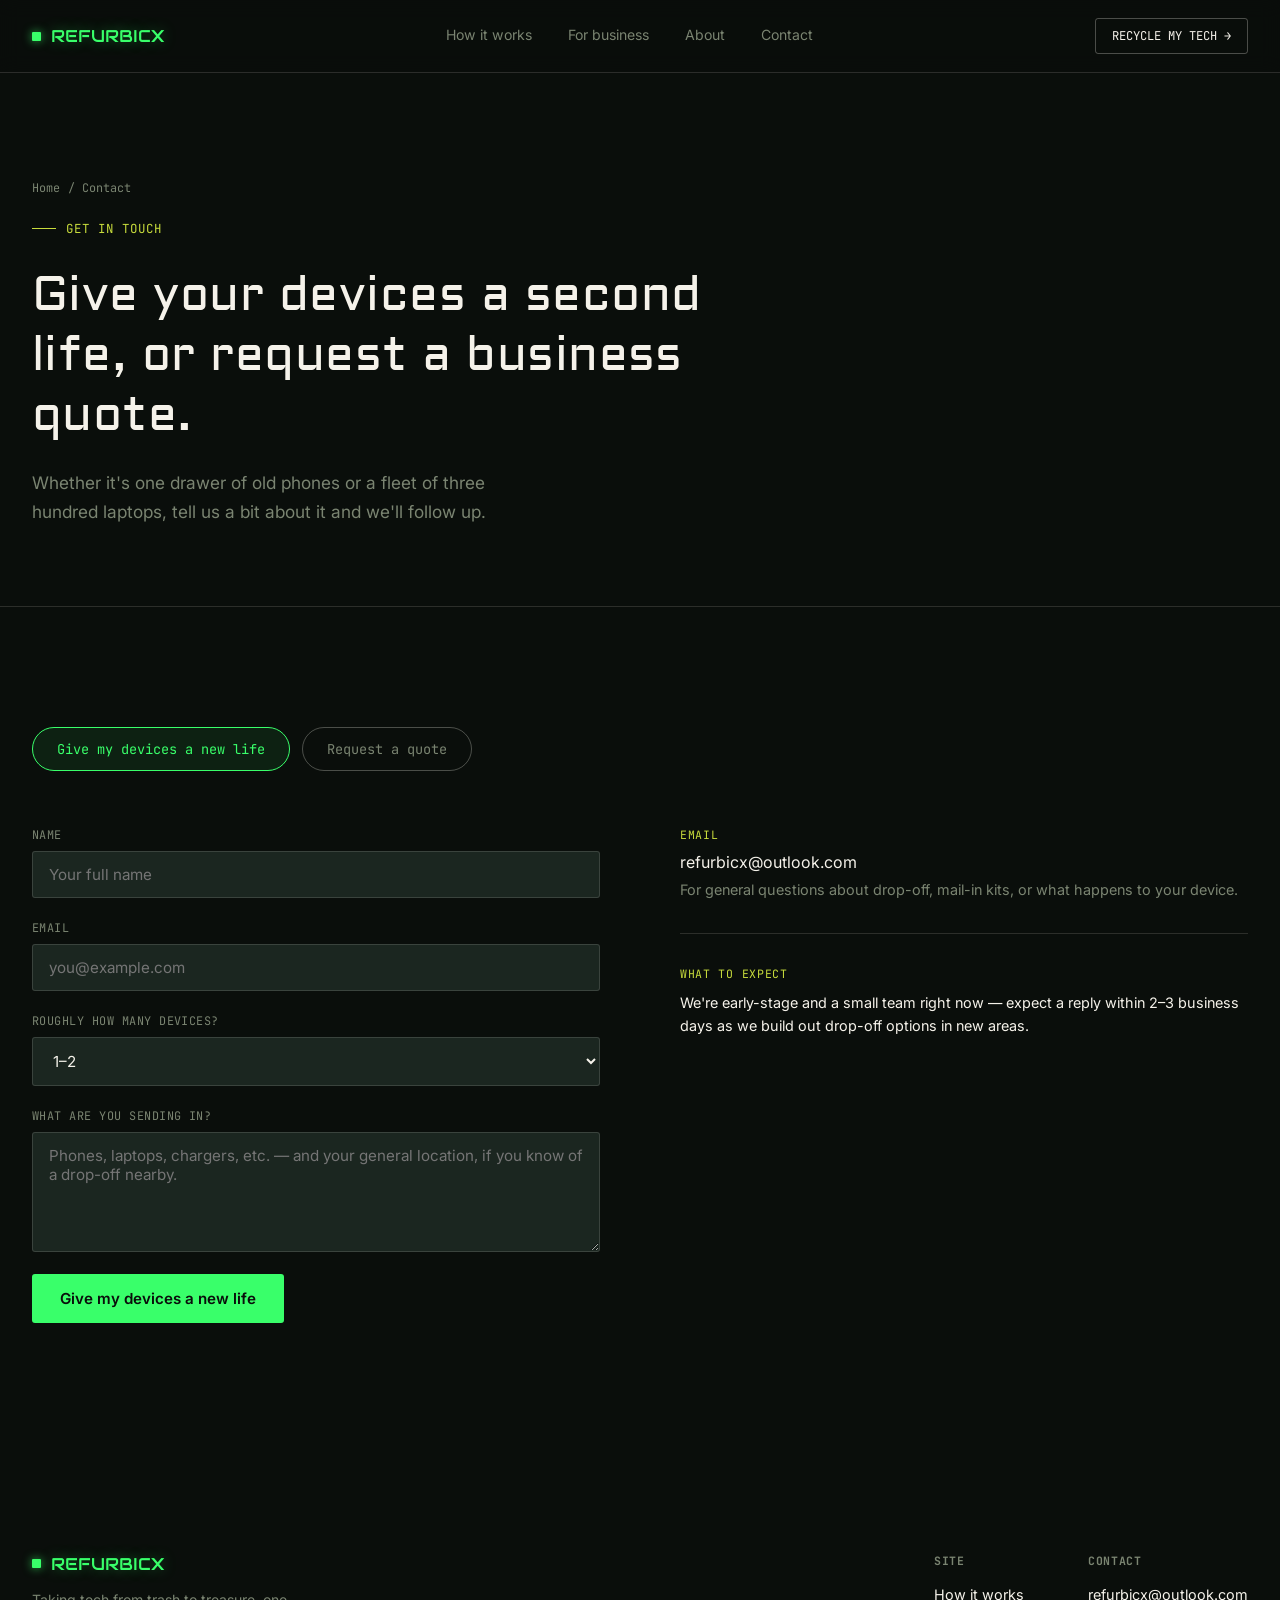
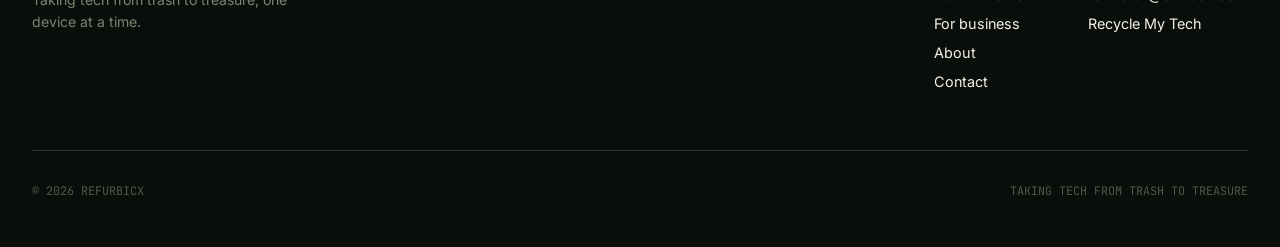
<file: contact.html>
<!DOCTYPE html>
<html lang="en">
<head>
<meta charset="UTF-8">
<meta name="viewport" content="width=device-width, initial-scale=1.0">
<title>Contact — Refurbicx</title>
<link rel="preconnect" href="https://fonts.googleapis.com">
<link rel="preconnect" href="https://fonts.gstatic.com" crossorigin>
<link href="https://fonts.googleapis.com/css2?family=Aldrich&family=Audiowide&family=Inter:wght@400;500;600;700&family=JetBrains+Mono:wght@400;500;600&display=swap" rel="stylesheet">
<style>
  :root{
    --black: #0A0E0B;
    --panel: #141C16;
    --panel-2: #1B2620;
    --paper: #F5F2EA;
    --paper-dim: #EAE6DA;
    --sage: #7A8471;
    --sage-dim: #4F564A;
    --signal: #C8DC3C;
    --neon: #39FF6A;
    --copper: #B85C38;
    --circuit-blue: #4FC3D9;
    --line: rgba(245,242,234,0.14);
    --line-strong: rgba(245,242,234,0.28);

    --display: 'Aldrich', sans-serif;
    --logo-font: 'Audiowide', sans-serif;
    --body: 'Inter', sans-serif;
    --mono: 'JetBrains Mono', monospace;
  }

  *{margin:0;padding:0;box-sizing:border-box;}
  html{scroll-behavior:smooth;}
  body{background:var(--black); color:var(--paper); font-family:var(--body); overflow-x:hidden;}
  @media (prefers-reduced-motion: reduce){
    *{animation-duration:0.01ms !important; animation-iteration-count:1 !important; transition-duration:0.01ms !important; scroll-behavior:auto !important;}
  }
  a{color:inherit; text-decoration:none;}
  ::selection{background:var(--neon); color:var(--black);}
  :focus-visible{outline:2px solid var(--neon); outline-offset:3px;}
  .wrap{max-width:1280px; margin:0 auto; padding:0 32px;}

  nav{
    position:fixed; top:0; left:0; right:0; z-index:100;
    background:rgba(10,14,11,0.85); backdrop-filter:blur(10px);
    border-bottom:1px solid var(--line);
    transition:transform 0.35s ease;
  }
  nav.nav-hidden{transform:translateY(-100%);}
  .nav-inner{display:flex; align-items:center; justify-content:space-between; padding:18px 32px; max-width:1280px; margin:0 auto;}
  .logo{font-family:var(--logo-font); font-weight:400; font-size:1.05rem; display:flex; align-items:center; gap:10px; color:var(--neon); text-shadow:0 0 14px rgba(57,255,106,0.35);}
  .logo-mark{width:9px; height:9px; background:var(--neon); border-radius:1px; box-shadow:0 0 10px rgba(57,255,106,0.7);}
  .nav-links{display:flex; gap:36px; font-size:0.88rem; color:var(--sage);}
  .nav-links a{transition:color 0.2s ease; position:relative; padding-bottom:4px;}
  .nav-links a:hover{color:var(--paper);}
  .nav-links a::after{content:''; position:absolute; left:0; bottom:0; width:0; height:1px; background:var(--neon); transition:width 0.25s ease;}
  .nav-links a:hover::after{width:100%;}
  .nav-cta{font-family:var(--mono); font-size:0.76rem; border:1px solid var(--line-strong); padding:9px 16px; border-radius:3px; transition:all 0.2s ease;}
  .nav-cta:hover{border-color:var(--neon); background:rgba(57,255,106,0.08); color:var(--neon);}

  .page-header{padding:180px 0 80px; border-bottom:1px solid var(--line);}
  .page-header h1{font-size:clamp(2rem, 3.8vw, 3rem); max-width:760px; line-height:1.25;}
  .page-header .hero-sub{margin-top:24px;}
  .breadcrumb{font-family:var(--mono); font-size:0.74rem; color:var(--sage); margin-bottom:24px; display:flex; align-items:center; gap:8px;}
  .breadcrumb a:hover{color:var(--neon);}
  .eyebrow{font-family:var(--mono); font-size:0.78rem; color:var(--signal); letter-spacing:0.08em; text-transform:uppercase; display:flex; align-items:center; gap:10px; margin-bottom:28px;}
  .eyebrow::before{content:''; width:24px; height:1px; background:var(--signal);}
  h1{font-family:var(--display); font-weight:400; letter-spacing:0.01em;}
  .hero-sub{font-size:1.08rem; line-height:1.65; color:var(--sage); max-width:520px;}

  section{position:relative;}
  .section-pad{padding:120px 0;}
  .section-label{font-family:var(--mono); font-size:0.75rem; letter-spacing:0.08em; text-transform:uppercase; margin-bottom:18px;}
  .reveal{opacity:0; transform:translateY(24px); transition:opacity 0.7s ease, transform 0.7s ease;}
  .reveal.visible{opacity:1; transform:translateY(0);}

  /* ---------- TOGGLE TABS ---------- */
  .contact-tabs{display:flex; gap:12px; margin-bottom:56px;}
  .contact-tab{
    font-family:var(--mono); font-size:0.85rem; padding:12px 24px;
    border:1px solid var(--line-strong); border-radius:30px;
    cursor:pointer; background:transparent; color:var(--sage);
    transition:all 0.2s ease;
  }
  .contact-tab.active{border-color:var(--neon); color:var(--neon); background:rgba(57,255,106,0.08);}

  .contact-panel{display:none;}
  .contact-panel.active{display:block;}

  .contact-grid{display:grid; grid-template-columns:1fr 1fr; gap:80px;}
  .contact-form{display:flex; flex-direction:column; gap:22px;}
  .form-group{display:flex; flex-direction:column; gap:8px;}
  .form-group label{font-family:var(--mono); font-size:0.74rem; color:var(--sage); letter-spacing:0.04em; text-transform:uppercase;}
  .form-group input, .form-group select, .form-group textarea{
    background:var(--panel-2); border:1px solid var(--line); border-radius:3px;
    padding:13px 16px; color:var(--paper); font-family:var(--body); font-size:0.95rem;
    transition:border-color 0.2s ease;
  }
  .form-group input:focus, .form-group select:focus, .form-group textarea:focus{border-color:var(--neon); outline:none;}
  .form-group textarea{resize:vertical; min-height:120px;}
  .submit-btn{
    background:var(--neon); color:var(--black); font-family:var(--body); font-weight:600;
    font-size:0.95rem; padding:15px 28px; border-radius:3px; border:none; cursor:pointer;
    transition:transform 0.2s ease, box-shadow 0.2s ease; width:fit-content;
  }
  .submit-btn:hover{transform:translateY(-2px); box-shadow:0 8px 24px rgba(57,255,106,0.25);}
  .submit-btn.business{background:var(--copper);}
  .submit-btn.business:hover{box-shadow:0 8px 24px rgba(184,92,56,0.3);}

  .contact-info-block{padding-bottom:32px; border-bottom:1px solid var(--line); margin-bottom:32px;}
  .contact-info-block:last-child{border-bottom:none;}
  .contact-info-block .panel-tag{margin-bottom:10px; font-family:var(--mono); font-size:0.72rem; letter-spacing:0.06em; color:var(--signal);}
  .contact-info-block a, .contact-info-block p{color:var(--paper); font-size:1rem;}
  .contact-info-block p{color:var(--sage); margin-top:6px; font-size:0.9rem; line-height:1.6;}
  .form-status{font-family:var(--mono); font-size:0.82rem; margin-top:8px; min-height:1.2em;}
  .form-status.success{color:var(--neon);}

  footer{padding:64px 0 48px;}
  .footer-top{display:flex; justify-content:space-between; align-items:flex-start; flex-wrap:wrap; gap:40px; padding-bottom:48px; border-bottom:1px solid var(--line);}
  .footer-brand .logo{margin-bottom:14px;}
  .footer-brand p{color:var(--sage); font-size:0.88rem; max-width:280px; line-height:1.6;}
  .footer-cols{display:flex; gap:64px;}
  .footer-col h4{font-family:var(--mono); font-size:0.72rem; color:var(--sage); letter-spacing:0.06em; margin-bottom:18px; text-transform:uppercase;}
  .footer-col a{display:block; font-size:0.9rem; color:var(--paper); margin-bottom:12px; transition:color 0.2s ease;}
  .footer-col a:hover{color:var(--neon);}
  .footer-bottom{display:flex; justify-content:space-between; align-items:center; padding-top:32px; font-family:var(--mono); font-size:0.74rem; color:var(--sage-dim); flex-wrap:wrap; gap:16px;}

  @media (max-width: 900px){
    .nav-links{display:none;}
    .page-header{padding:140px 0 60px;}
    .contact-grid{grid-template-columns:1fr; gap:48px;}
    .contact-tabs{flex-wrap:wrap;}
    .section-pad{padding:80px 0;}
    .footer-top{flex-direction:column;}
    .footer-cols{gap:40px;}
    .wrap{padding:0 20px;}
    .nav-inner{padding:16px 20px;}
  }
</style>
</head>
<body>

<nav id="site-nav">
  <div class="nav-inner">
    <a href="index.html" class="logo"><span class="logo-mark"></span>REFURBICX</a>
    <div class="nav-links">
      <a href="how-it-works.html">How it works</a>
      <a href="for-business.html">For business</a>
      <a href="about.html">About</a>
      <a href="contact.html">Contact</a>
    </div>
    <a href="contact.html" class="nav-cta">RECYCLE MY TECH →</a>
  </div>
</nav>

<header class="page-header">
  <div class="wrap">
    <div class="breadcrumb"><a href="index.html">Home</a> / Contact</div>
    <div class="eyebrow">Get in touch</div>
    <h1>Give your devices a second life, or request a business quote.</h1>
    <p class="hero-sub">Whether it's one drawer of old phones or a fleet of three hundred laptops, tell us a bit about it and we'll follow up.</p>
  </div>
</header>

<section class="section-pad">
  <div class="wrap">

    <div class="contact-tabs">
      <button class="contact-tab active" data-target="consumer-panel">Give my devices a new life</button>
      <button class="contact-tab" data-target="business-panel">Request a quote</button>
    </div>

    <!-- CONSUMER PANEL -->
    <div class="contact-panel active" id="consumer-panel">
      <div class="contact-grid">
        <form class="contact-form reveal" id="consumer-form" action="https://formspree.io/f/meebdgrp" method="POST">
          <div class="form-group">
            <label for="c-name">Name</label>
            <input type="text" id="c-name" name="name" required placeholder="Your full name">
          </div>
          <div class="form-group">
            <label for="c-email">Email</label>
            <input type="email" id="c-email" name="email" required placeholder="you@example.com">
          </div>
          <div class="form-group">
            <label for="c-volume">Roughly how many devices?</label>
            <select id="c-volume" name="volume">
              <option value="1-2">1–2</option>
              <option value="3-10">3–10</option>
              <option value="10+">More than 10</option>
            </select>
          </div>
          <div class="form-group">
            <label for="c-message">What are you sending in?</label>
            <textarea id="c-message" name="message" placeholder="Phones, laptops, chargers, etc. — and your general location, if you know of a drop-off nearby."></textarea>
          </div>
          <button type="submit" class="submit-btn">Give my devices a new life</button>
          <div class="form-status" id="consumer-status"></div>
        </form>

        <div class="reveal">
          <div class="contact-info-block">
            <div class="panel-tag">EMAIL</div>
            <a href="mailto:hello@refurbicx.com">refurbicx@outlook.com</a>
            <p>For general questions about drop-off, mail-in kits, or what happens to your device.</p>
          </div>
          <div class="contact-info-block">
            <div class="panel-tag">WHAT TO EXPECT</div>
            <p style="color:var(--paper);">We're early-stage and a small team right now — expect a reply within 2–3 business days as we build out drop-off options in new areas.</p>
          </div>
        </div>
      </div>
    </div>

    <!-- BUSINESS PANEL -->
    <div class="contact-panel" id="business-panel">
      <div class="contact-grid">
        <form class="contact-form reveal" id="business-form">
          <div class="form-group">
            <label for="b-name">Name</label>
            <input type="text" id="b-name" name="name" required placeholder="Your full name">
          </div>
          <div class="form-group">
            <label for="b-company">Company</label>
            <input type="text" id="b-company" name="company" required placeholder="Company name">
          </div>
          <div class="form-group">
            <label for="b-email">Work email</label>
            <input type="email" id="b-email" name="email" required placeholder="you@company.com">
          </div>
          <div class="form-group">
            <label for="b-volume">Approximate fleet size</label>
            <select id="b-volume" name="volume">
              <option value="1-50">1–50 devices</option>
              <option value="51-500">51–500 devices</option>
              <option value="500+">500+ devices</option>
            </select>
          </div>
          <div class="form-group">
            <label for="b-tier">Engagement type</label>
            <select id="b-tier" name="tier">
              <option value="one-time">One-time cleanout</option>
              <option value="ongoing">Ongoing / recurring disposition</option>
              <option value="enterprise">Enterprise managed program</option>
            </select>
          </div>
          <div class="form-group">
            <label for="b-message">Anything else we should know</label>
            <textarea id="b-message" name="message" placeholder="Device types, timeline, location, reporting needs — whatever's useful."></textarea>
          </div>
          <button type="submit" class="submit-btn business">Request a quote</button>
          <div class="form-status" id="business-status"></div>
        </form>

        <div class="reveal">
          <div class="contact-info-block">
            <div class="panel-tag">FOR BUSINESS</div>
            <a href="mailto:business@refurbicx.com">refurbicx@outlook.com</a>
            <p>Fleet refreshes, bulk IT asset disposition, and enterprise reporting needs.</p>
          </div>
          <div class="contact-info-block">
            <div class="panel-tag">RESPONSE TIME</div>
            <p style="color:var(--paper);">Business quote requests are prioritized — expect a reply within 1–2 business days with next steps.</p>
          </div>
        </div>
      </div>
    </div>

  </div>
</section>

<footer>
  <div class="wrap">
    <div class="footer-top">
      <div class="footer-brand">
        <a href="index.html" class="logo"><span class="logo-mark"></span>REFURBICX</a>
        <p>Taking tech from trash to treasure, one device at a time.</p>
      </div>
      <div class="footer-cols">
        <div class="footer-col">
          <h4>Site</h4>
          <a href="how-it-works.html">How it works</a>
          <a href="for-business.html">For business</a>
          <a href="about.html">About</a>
          <a href="contact.html">Contact</a>
        </div>
        <div class="footer-col">
          <h4>Contact</h4>
          <a href="mailto:hello@refurbicx.com">refurbicx@outlook.com</a>
          <a href="contact.html">Recycle My Tech</a>
        </div>
      </div>
    </div>
    <div class="footer-bottom">
      <span>© 2026 REFURBICX</span>
      <span>TAKING TECH FROM TRASH TO TREASURE</span>
    </div>
  </div>
</footer>

<script>
  const reveals = document.querySelectorAll('.reveal');
  const obs = new IntersectionObserver((entries) => {
    entries.forEach(entry => {
      if(entry.isIntersecting){
        entry.target.classList.add('visible');
        obs.unobserve(entry.target);
      }
    });
  }, {threshold: 0.15});
  reveals.forEach(el => obs.observe(el));

  const nav = document.getElementById('site-nav');
  let lastScroll = 0;
  window.addEventListener('scroll', () => {
    const current = window.scrollY;
    if(current > lastScroll && current > 120){
      nav.classList.add('nav-hidden');
    } else {
      nav.classList.remove('nav-hidden');
    }
    lastScroll = current;
  }, {passive:true});

  // tab switching
  const tabs = document.querySelectorAll('.contact-tab');
  const panels = document.querySelectorAll('.contact-panel');
  tabs.forEach(tab => {
    tab.addEventListener('click', () => {
      tabs.forEach(t => t.classList.remove('active'));
      panels.forEach(p => p.classList.remove('active'));
      tab.classList.add('active');
      document.getElementById(tab.getAttribute('data-target')).classList.add('active');
    });
  });
  async function submitForm(formId, statusId) {
  const form = document.getElementById(formId);
  const status = document.getElementById(statusId);
  const data = new FormData(form);

  status.textContent = 'Sending...';
  status.classList.remove('success');

  try {
    const response = await fetch(form.action, {
      method: 'POST',
      body: data,
      headers: { 'Accept': 'application/json' }
    });

    if (response.ok) {
      status.textContent = "You're in — we'll follow up soon.";
      status.classList.add('success');
      form.reset();
    } else {
      status.textContent = 'Something went wrong. Try emailing us directly.';
      status.style.color = 'var(--copper)';
    }
  } catch {
    status.textContent = 'Network error — try again or email us directly.';
    status.style.color = 'var(--copper)';
  }
}

document.getElementById('consumer-form').addEventListener('submit', function(e) {
  e.preventDefault();
  submitForm('consumer-form', 'consumer-status');
});

document.getElementById('business-form').addEventListener('submit', function(e) {
  e.preventDefault();
  submitForm('business-form', 'business-status');
});
</script>

</body>
</html>
</file>
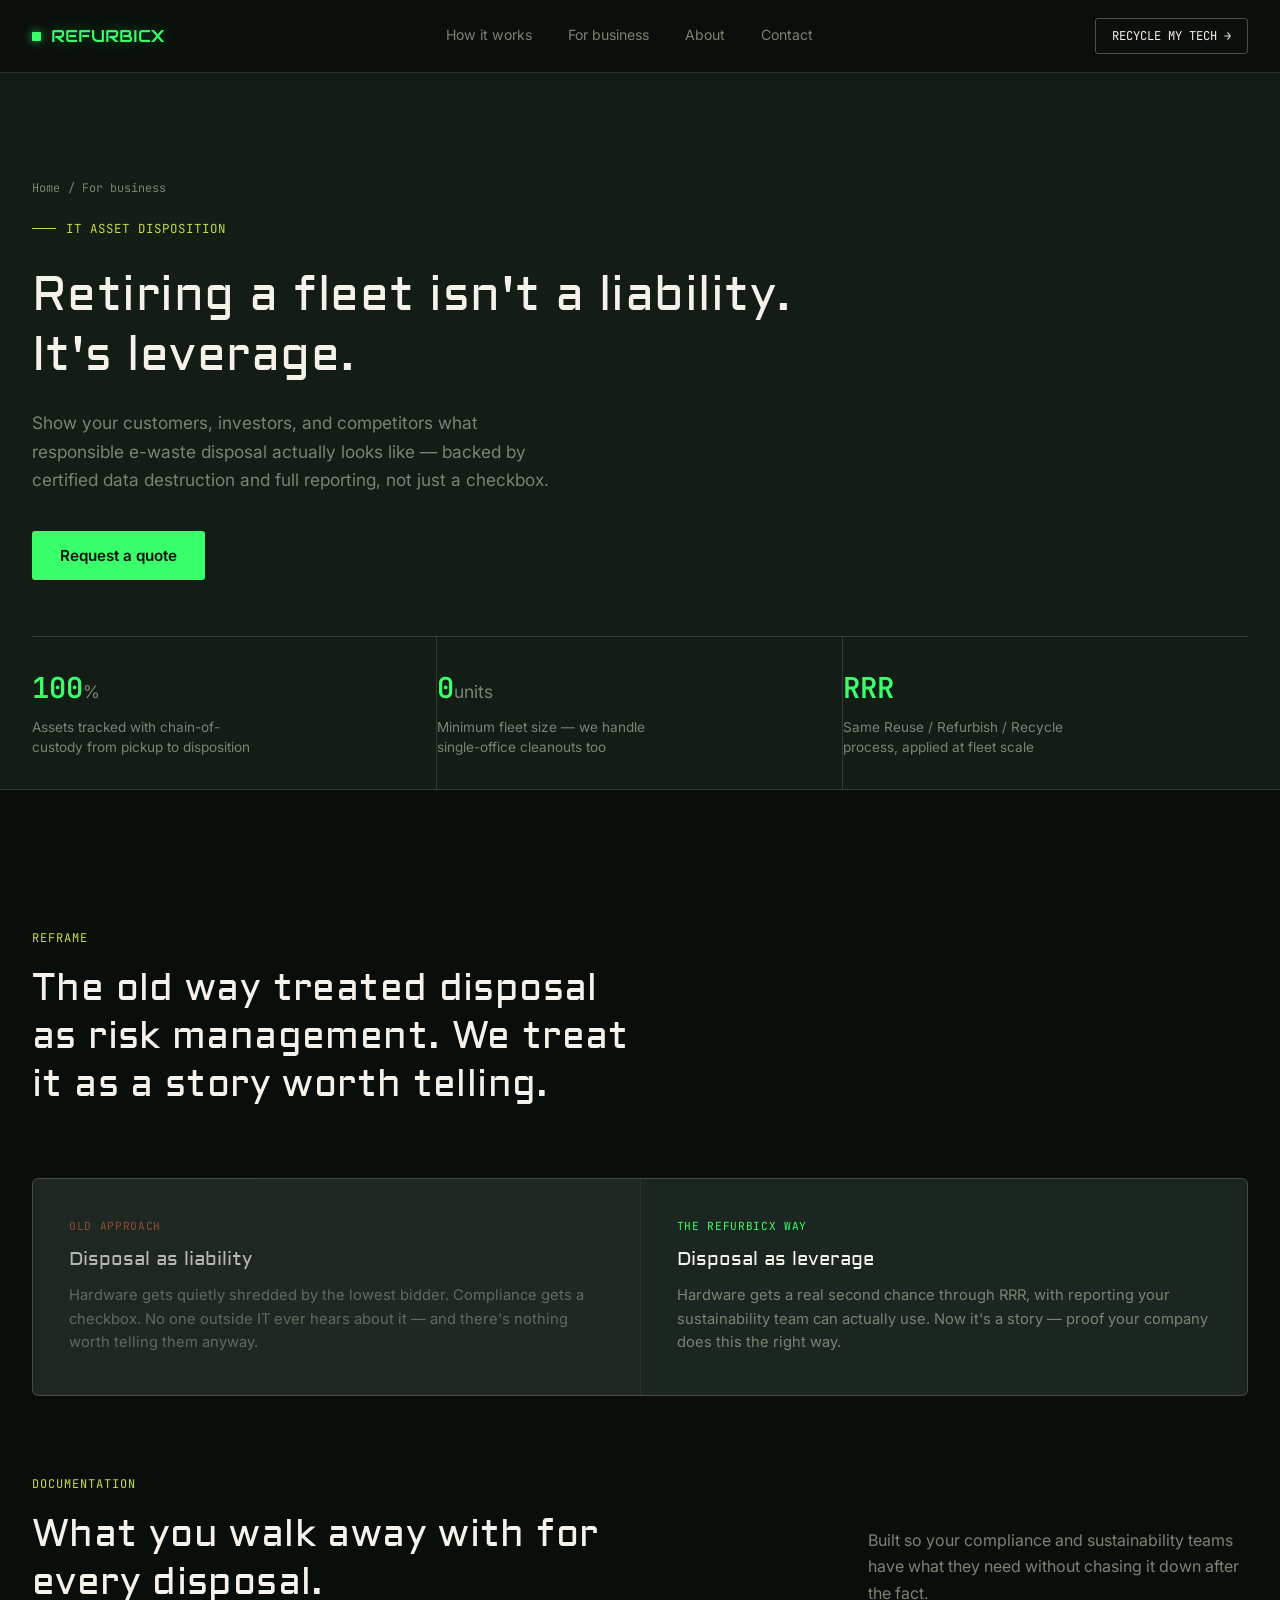
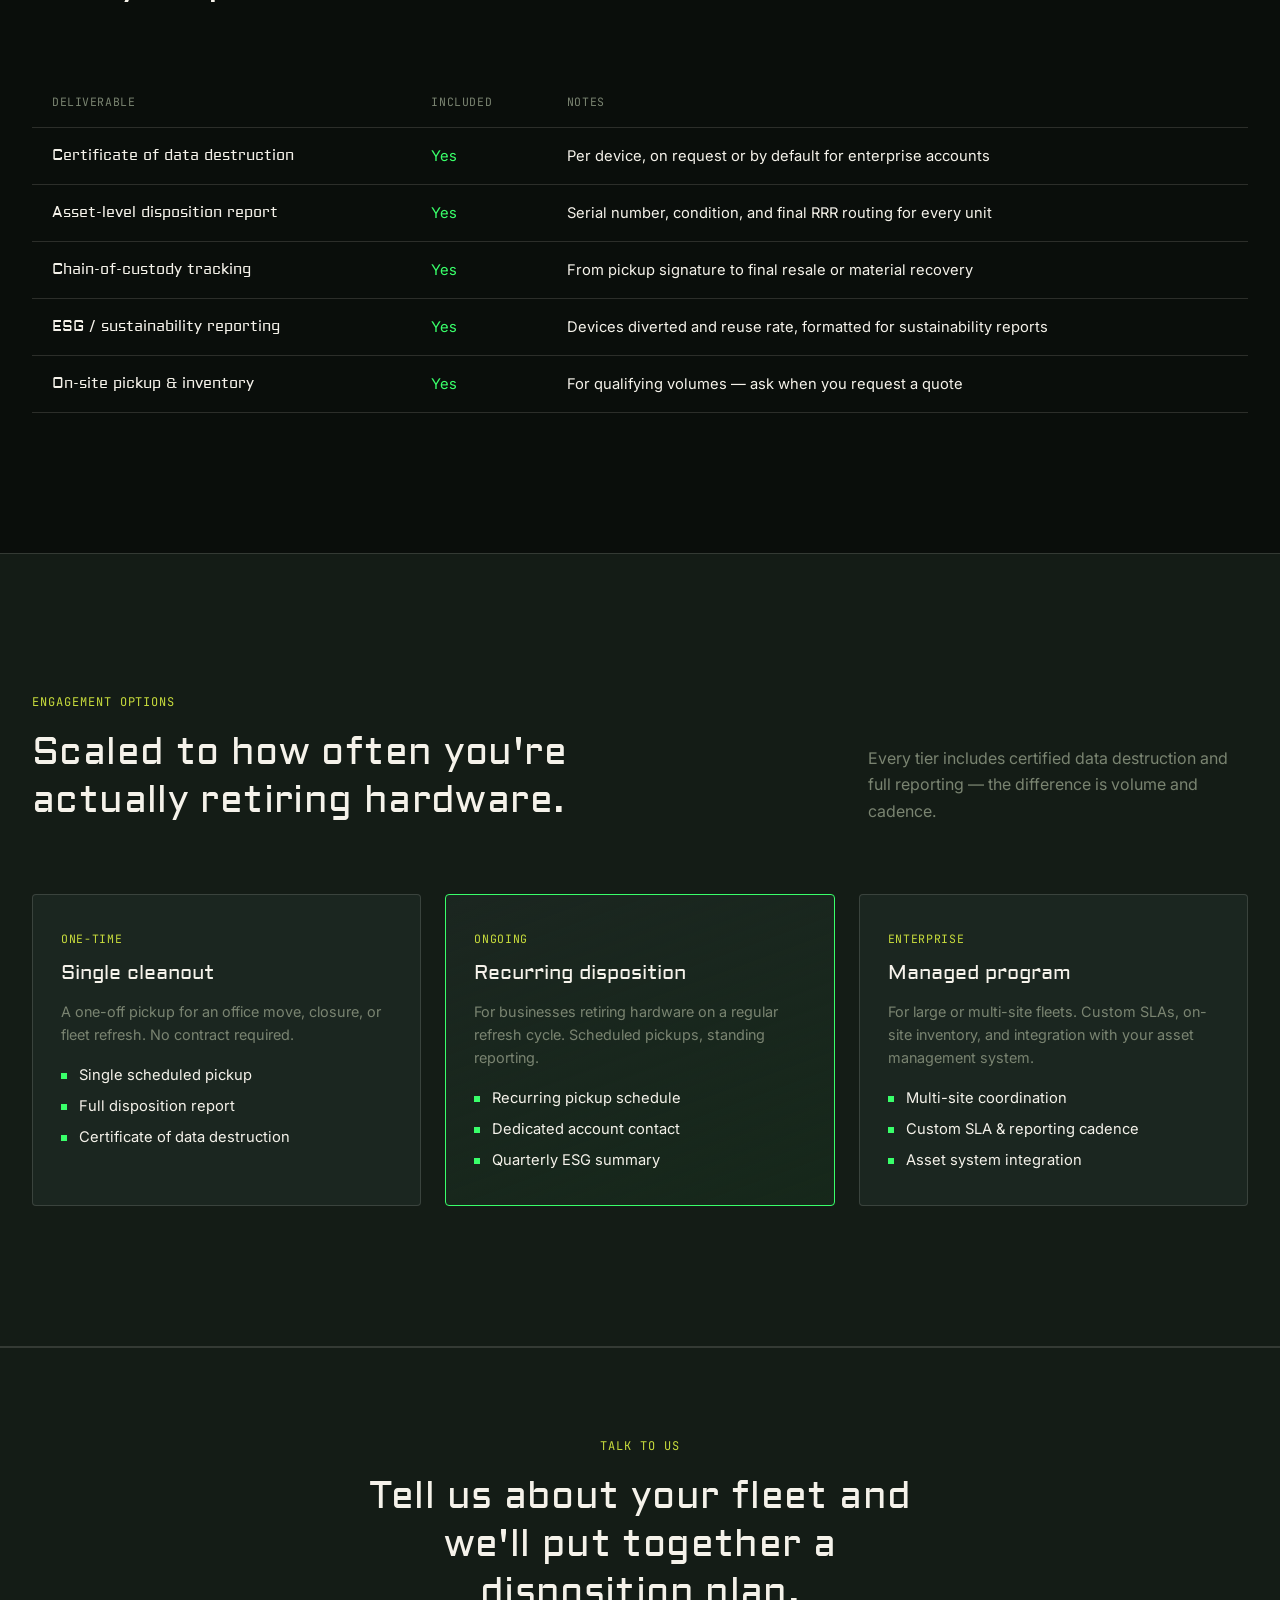
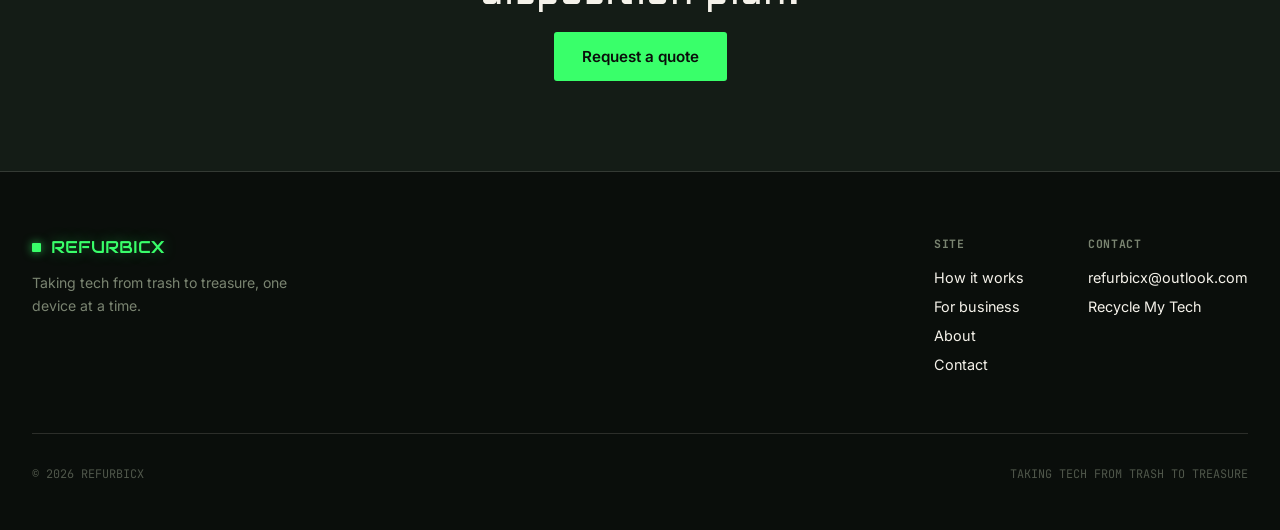
<file: for-business.html>
<!DOCTYPE html>
<html lang="en">
<head>
<meta charset="UTF-8">
<meta name="viewport" content="width=device-width, initial-scale=1.0">
<title>For Business — Refurbicx - Taking Tech from Trash to Treasure</title>
<link rel="preconnect" href="https://fonts.googleapis.com">
<link rel="preconnect" href="https://fonts.gstatic.com" crossorigin>
<link href="https://fonts.googleapis.com/css2?family=Aldrich&family=Audiowide&family=Inter:wght@400;500;600;700&family=JetBrains+Mono:wght@400;500;600&display=swap" rel="stylesheet">
<style>
  :root{
    --black: #0A0E0B;
    --panel: #141C16;
    --panel-2: #1B2620;
    --paper: #F5F2EA;
    --paper-dim: #EAE6DA;
    --sage: #7A8471;
    --sage-dim: #4F564A;
    --signal: #C8DC3C;
    --neon: #39FF6A;
    --copper: #B85C38;
    --circuit-blue: #4FC3D9;
    --line: rgba(245,242,234,0.14);
    --line-strong: rgba(245,242,234,0.28);

    --display: 'Aldrich', sans-serif;
    --logo-font: 'Audiowide', sans-serif;
    --body: 'Inter', sans-serif;
    --mono: 'JetBrains Mono', monospace;
  }

  *{margin:0;padding:0;box-sizing:border-box;}
  html{scroll-behavior:smooth;}
  body{background:var(--black); color:var(--paper); font-family:var(--body); overflow-x:hidden;}
  @media (prefers-reduced-motion: reduce){
    *{animation-duration:0.01ms !important; animation-iteration-count:1 !important; transition-duration:0.01ms !important; scroll-behavior:auto !important;}
  }
  a{color:inherit; text-decoration:none;}
  ::selection{background:var(--neon); color:var(--black);}
  :focus-visible{outline:2px solid var(--neon); outline-offset:3px;}
  .wrap{max-width:1280px; margin:0 auto; padding:0 32px;}

  nav{
    position:fixed; top:0; left:0; right:0; z-index:100;
    background:rgba(10,14,11,0.85); backdrop-filter:blur(10px);
    border-bottom:1px solid var(--line);
    transition:transform 0.35s ease;
  }
  nav.nav-hidden{transform:translateY(-100%);}
  .nav-inner{display:flex; align-items:center; justify-content:space-between; padding:18px 32px; max-width:1280px; margin:0 auto;}
  .logo{font-family:var(--logo-font); font-weight:400; font-size:1.05rem; display:flex; align-items:center; gap:10px; color:var(--neon); text-shadow:0 0 14px rgba(57,255,106,0.35);}
  .logo-mark{width:9px; height:9px; background:var(--neon); border-radius:1px; box-shadow:0 0 10px rgba(57,255,106,0.7);}
  .nav-links{display:flex; gap:36px; font-size:0.88rem; color:var(--sage);}
  .nav-links a{transition:color 0.2s ease; position:relative; padding-bottom:4px;}
  .nav-links a:hover{color:var(--paper);}
  .nav-links a::after{content:''; position:absolute; left:0; bottom:0; width:0; height:1px; background:var(--neon); transition:width 0.25s ease;}
  .nav-links a:hover::after{width:100%;}
  .nav-cta{font-family:var(--mono); font-size:0.76rem; border:1px solid var(--line-strong); padding:9px 16px; border-radius:3px; transition:all 0.2s ease;}
  .nav-cta:hover{border-color:var(--neon); background:rgba(57,255,106,0.08); color:var(--neon);}

  .page-header.b2b-hero{background:var(--panel); border-bottom:1px solid var(--line); padding:180px 0 0;}
  .page-header h1{font-size:clamp(2rem, 3.8vw, 3rem); max-width:760px; line-height:1.25;}
  .page-header .hero-sub{margin-top:24px;}
  .breadcrumb{font-family:var(--mono); font-size:0.74rem; color:var(--sage); margin-bottom:24px; display:flex; align-items:center; gap:8px;}
  .breadcrumb a:hover{color:var(--neon);}
  .eyebrow{font-family:var(--mono); font-size:0.78rem; color:var(--signal); letter-spacing:0.08em; text-transform:uppercase; display:flex; align-items:center; gap:10px; margin-bottom:28px;}
  .eyebrow::before{content:''; width:24px; height:1px; background:var(--signal);}
  h1{font-family:var(--display); font-weight:400; letter-spacing:0.01em;}
  .hero-sub{font-size:1.08rem; line-height:1.65; color:var(--sage); max-width:520px;}
  .hero-actions{margin-top:36px;}
  .btn-primary{background:var(--neon); color:var(--black); font-family:var(--body); font-weight:600; font-size:0.95rem; padding:15px 28px; border-radius:3px; transition:transform 0.2s ease, box-shadow 0.2s ease; display:inline-block;}
  .btn-primary:hover{transform:translateY(-2px); box-shadow:0 8px 28px rgba(57,255,106,0.3);}

  .b2b-stat-row{display:grid; grid-template-columns:repeat(3,1fr); border-top:1px solid var(--line); margin-top:56px;}
  .b2b-stat{padding:32px 0; border-right:1px solid var(--line);}
  .b2b-stat:last-child{border-right:none;}
  .b2b-stat .stat-value{font-family:var(--mono); font-weight:600; font-size:1.8rem; color:var(--neon);}
  .b2b-stat .stat-unit{font-size:1.1rem; color:var(--sage);}
  .b2b-stat .stat-label{margin-top:10px; font-size:0.85rem; color:var(--sage); line-height:1.5; max-width:220px;}

  section{position:relative;}
  .section-pad{padding:140px 0;}
  .section-label{font-family:var(--mono); font-size:0.75rem; color:var(--signal); text-transform:uppercase; letter-spacing:0.08em; margin-bottom:18px;}
  h2{font-family:var(--display); font-weight:400; font-size:clamp(1.7rem, 3vw, 2.4rem); line-height:1.25; max-width:600px; letter-spacing:0.01em;}
  .section-intro{display:flex; justify-content:space-between; align-items:flex-end; gap:40px; margin-bottom:70px; flex-wrap:wrap;}
  .section-intro p{color:var(--sage); font-size:1rem; line-height:1.65; max-width:380px;}
  .reveal{opacity:0; transform:translateY(24px); transition:opacity 0.7s ease, transform 0.7s ease;}
  .reveal.visible{opacity:1; transform:translateY(0);}

  /* ---------- LEVERAGE FRAMING ---------- */
  .leverage-row{display:grid; grid-template-columns:1fr 1fr; gap:1px; background:var(--line); border:1px solid var(--line); border-radius:6px; overflow:hidden; margin-bottom:80px;}
  .leverage-cell{padding:40px 36px; background:var(--panel-2);}
  .leverage-cell.old{opacity:0.7;}
  .leverage-cell .tag{font-family:var(--mono); font-size:0.7rem; letter-spacing:0.06em; margin-bottom:14px;}
  .leverage-cell.old .tag{color:var(--copper);}
  .leverage-cell.new .tag{color:var(--neon);}
  .leverage-cell h4{font-family:var(--display); font-weight:400; font-size:1.2rem; margin-bottom:12px;}
  .leverage-cell p{color:var(--sage); font-size:0.92rem; line-height:1.6;}

  /* ---------- COMPLIANCE TABLE ---------- */
  .compliance-table{width:100%; border-collapse:collapse; margin-top:20px;}
  .compliance-table th, .compliance-table td{text-align:left; padding:18px 20px; border-bottom:1px solid var(--line); font-size:0.92rem;}
  .compliance-table th{font-family:var(--mono); font-size:0.72rem; color:var(--sage); text-transform:uppercase; letter-spacing:0.05em; font-weight:400;}
  .compliance-table td:first-child{font-family:var(--display); font-weight:400;}
  .compliance-table td.yes{color:var(--neon);}

  /* ---------- TIERS ---------- */
  .tier-grid{display:grid; grid-template-columns:repeat(3,1fr); gap:24px; margin-top:60px;}
  .tier-card{border:1px solid var(--line); border-radius:4px; padding:36px 28px; background:var(--panel-2); transition:border-color 0.25s ease;}
  .tier-card.featured{border-color:var(--neon); background:linear-gradient(160deg, var(--panel-2), rgba(57,255,106,0.05));}
  .tier-card .panel-tag{margin-bottom:14px;}
  .tier-card h3{font-family:var(--display); font-weight:400; font-size:1.25rem; margin-bottom:14px;}
  .tier-card p{color:var(--sage); font-size:0.9rem; line-height:1.6; margin-bottom:20px;}
  .check-list{list-style:none; display:flex; flex-direction:column; gap:13px;}
  .check-list li{font-size:0.92rem; color:var(--paper); display:flex; gap:12px; align-items:flex-start;}
  .check-list li::before{content:''; width:6px; height:6px; margin-top:7px; background:var(--neon); flex-shrink:0;}
  .panel-tag{font-family:var(--mono); font-size:0.72rem; color:var(--signal); letter-spacing:0.06em;}

  .cta-strip{background:var(--panel); padding:90px 0; text-align:center; border-top:1px solid var(--line); border-bottom:1px solid var(--line);}
  .cta-strip h2{margin:0 auto 16px; max-width:560px; text-align:center;}
  .cta-strip p.cta-sub{color:var(--sage); max-width:480px; margin:0 auto 36px; font-size:1rem; line-height:1.6;}
  .cta-strip-row{display:flex; justify-content:center; gap:20px; flex-wrap:wrap;}

  footer{padding:64px 0 48px;}
  .footer-top{display:flex; justify-content:space-between; align-items:flex-start; flex-wrap:wrap; gap:40px; padding-bottom:48px; border-bottom:1px solid var(--line);}
  .footer-brand .logo{margin-bottom:14px;}
  .footer-brand p{color:var(--sage); font-size:0.88rem; max-width:280px; line-height:1.6;}
  .footer-cols{display:flex; gap:64px;}
  .footer-col h4{font-family:var(--mono); font-size:0.72rem; color:var(--sage); letter-spacing:0.06em; margin-bottom:18px; text-transform:uppercase;}
  .footer-col a{display:block; font-size:0.9rem; color:var(--paper); margin-bottom:12px; transition:color 0.2s ease;}
  .footer-col a:hover{color:var(--neon);}
  .footer-bottom{display:flex; justify-content:space-between; align-items:center; padding-top:32px; font-family:var(--mono); font-size:0.74rem; color:var(--sage-dim); flex-wrap:wrap; gap:16px;}

  @media (max-width: 900px){
    .nav-links{display:none;}
    .page-header.b2b-hero{padding:140px 0 0;}
    .b2b-stat-row{grid-template-columns:1fr;}
    .b2b-stat{border-right:none; border-bottom:1px solid var(--line);}
    .b2b-stat:last-child{border-bottom:none;}
    .leverage-row{grid-template-columns:1fr;}
    .tier-grid{grid-template-columns:1fr;}
    .compliance-table{font-size:0.85rem;}
    .compliance-table th, .compliance-table td{padding:12px 10px;}
    .section-intro{margin-bottom:48px;}
    .section-pad{padding:90px 0;}
    .footer-top{flex-direction:column;}
    .footer-cols{gap:40px;}
    .wrap{padding:0 20px;}
    .nav-inner{padding:16px 20px;}
  }
</style>
</head>
<body>

<nav id="site-nav">
  <div class="nav-inner">
    <a href="index.html" class="logo"><span class="logo-mark"></span>REFURBICX</a>
    <div class="nav-links">
      <a href="how-it-works.html">How it works</a>
      <a href="for-business.html">For business</a>
      <a href="about.html">About</a>
      <a href="contact.html">Contact</a>
    </div>
    <a href="contact.html" class="nav-cta">RECYCLE MY TECH →</a>
  </div>
</nav>

<header class="page-header b2b-hero">
  <div class="wrap">
    <div class="breadcrumb"><a href="index.html">Home</a> / For business</div>
    <div class="eyebrow">IT asset disposition</div>
    <h1>Retiring a fleet isn't a liability. It's leverage.</h1>
    <p class="hero-sub">Show your customers, investors, and competitors what responsible e-waste disposal actually looks like — backed by certified data destruction and full reporting, not just a checkbox.</p>
    <div class="hero-actions">
      <a href="contact.html" class="btn-primary">Request a quote</a>
    </div>

    <div class="b2b-stat-row">
      <div class="b2b-stat reveal">
        <div><span class="stat-value">100</span><span class="stat-unit">%</span></div>
        <div class="stat-label">Assets tracked with chain-of-custody from pickup to disposition</div>
      </div>
      <div class="b2b-stat reveal">
        <div><span class="stat-value">0</span><span class="stat-unit">units</span></div>
        <div class="stat-label">Minimum fleet size — we handle single-office cleanouts too</div>
      </div>
      <div class="b2b-stat reveal">
        <div><span class="stat-value">RRR</span></div>
        <div class="stat-label">Same Reuse / Refurbish / Recycle process, applied at fleet scale</div>
      </div>
    </div>
  </div>
</header>

<section class="section-pad">
  <div class="wrap">
    <div class="section-intro">
      <div>
        <div class="section-label">Reframe</div>
        <h2>The old way treated disposal as risk management. We treat it as a story worth telling.</h2>
      </div>
    </div>

    <div class="leverage-row">
      <div class="leverage-cell old reveal">
        <div class="tag">OLD APPROACH</div>
        <h4>Disposal as liability</h4>
        <p>Hardware gets quietly shredded by the lowest bidder. Compliance gets a checkbox. No one outside IT ever hears about it — and there's nothing worth telling them anyway.</p>
      </div>
      <div class="leverage-cell new reveal">
        <div class="tag">THE REFURBICX WAY</div>
        <h4>Disposal as leverage</h4>
        <p>Hardware gets a real second chance through RRR, with reporting your sustainability team can actually use. Now it's a story — proof your company does this the right way.</p>
      </div>
    </div>

    <div class="section-intro">
      <div>
        <div class="section-label">Documentation</div>
        <h2>What you walk away with for every disposal.</h2>
      </div>
      <p>Built so your compliance and sustainability teams have what they need without chasing it down after the fact.</p>
    </div>

    <table class="compliance-table reveal">
      <thead>
        <tr>
          <th>Deliverable</th>
          <th>Included</th>
          <th>Notes</th>
        </tr>
      </thead>
      <tbody>
        <tr>
          <td>Certificate of data destruction</td>
          <td class="yes">Yes</td>
          <td>Per device, on request or by default for enterprise accounts</td>
        </tr>
        <tr>
          <td>Asset-level disposition report</td>
          <td class="yes">Yes</td>
          <td>Serial number, condition, and final RRR routing for every unit</td>
        </tr>
        <tr>
          <td>Chain-of-custody tracking</td>
          <td class="yes">Yes</td>
          <td>From pickup signature to final resale or material recovery</td>
        </tr>
        <tr>
          <td>ESG / sustainability reporting</td>
          <td class="yes">Yes</td>
          <td>Devices diverted and reuse rate, formatted for sustainability reports</td>
        </tr>
        <tr>
          <td>On-site pickup & inventory</td>
          <td class="yes">Yes</td>
          <td>For qualifying volumes — ask when you request a quote</td>
        </tr>
      </tbody>
    </table>
  </div>
</section>

<section class="section-pad" style="background:var(--panel); border-top:1px solid var(--line); border-bottom:1px solid var(--line);">
  <div class="wrap">
    <div class="section-intro">
      <div>
        <div class="section-label">Engagement options</div>
        <h2>Scaled to how often you're actually retiring hardware.</h2>
      </div>
      <p>Every tier includes certified data destruction and full reporting — the difference is volume and cadence.</p>
    </div>

    <div class="tier-grid">
      <div class="tier-card reveal">
        <div class="panel-tag">ONE-TIME</div>
        <h3>Single cleanout</h3>
        <p>A one-off pickup for an office move, closure, or fleet refresh. No contract required.</p>
        <ul class="check-list">
          <li>Single scheduled pickup</li>
          <li>Full disposition report</li>
          <li>Certificate of data destruction</li>
        </ul>
      </div>
      <div class="tier-card featured reveal">
        <div class="panel-tag">ONGOING</div>
        <h3>Recurring disposition</h3>
        <p>For businesses retiring hardware on a regular refresh cycle. Scheduled pickups, standing reporting.</p>
        <ul class="check-list">
          <li>Recurring pickup schedule</li>
          <li>Dedicated account contact</li>
          <li>Quarterly ESG summary</li>
        </ul>
      </div>
      <div class="tier-card reveal">
        <div class="panel-tag">ENTERPRISE</div>
        <h3>Managed program</h3>
        <p>For large or multi-site fleets. Custom SLAs, on-site inventory, and integration with your asset management system.</p>
        <ul class="check-list">
          <li>Multi-site coordination</li>
          <li>Custom SLA & reporting cadence</li>
          <li>Asset system integration</li>
        </ul>
      </div>
    </div>
  </div>
</section>

<section class="cta-strip" id="cta">
  <div class="wrap">
    <div class="section-label" style="justify-content:center; display:flex;">Talk to us</div>
    <h2>Tell us about your fleet and we'll put together a disposition plan.</h2>
    <div class="cta-strip-row">
      <a href="contact.html" class="btn-primary">Request a quote</a>
    </div>
  </div>
</section>

<footer>
  <div class="wrap">
    <div class="footer-top">
      <div class="footer-brand">
        <a href="index.html" class="logo"><span class="logo-mark"></span>REFURBICX</a>
        <p>Taking tech from trash to treasure, one device at a time.</p>
      </div>
      <div class="footer-cols">
        <div class="footer-col">
          <h4>Site</h4>
          <a href="how-it-works.html">How it works</a>
          <a href="for-business.html">For business</a>
          <a href="about.html">About</a>
          <a href="contact.html">Contact</a>
        </div>
        <div class="footer-col">
          <h4>Contact</h4>
          <a href="mailto:hello@refurbicx.com">refurbicx@outlook.com</a>
          <a href="contact.html">Recycle My Tech</a>
        </div>
      </div>
    </div>
    <div class="footer-bottom">
      <span>© 2026 REFURBICX</span>
      <span>TAKING TECH FROM TRASH TO TREASURE</span>
    </div>
  </div>
</footer>

<script>
  const reveals = document.querySelectorAll('.reveal');
  const obs = new IntersectionObserver((entries) => {
    entries.forEach(entry => {
      if(entry.isIntersecting){
        entry.target.classList.add('visible');
        obs.unobserve(entry.target);
      }
    });
  }, {threshold: 0.15});
  reveals.forEach(el => obs.observe(el));

  const nav = document.getElementById('site-nav');
  let lastScroll = 0;
  window.addEventListener('scroll', () => {
    const current = window.scrollY;
    if(current > lastScroll && current > 120){
      nav.classList.add('nav-hidden');
    } else {
      nav.classList.remove('nav-hidden');
    }
    lastScroll = current;
  }, {passive:true});
</script>

</body>
</html>
</file>
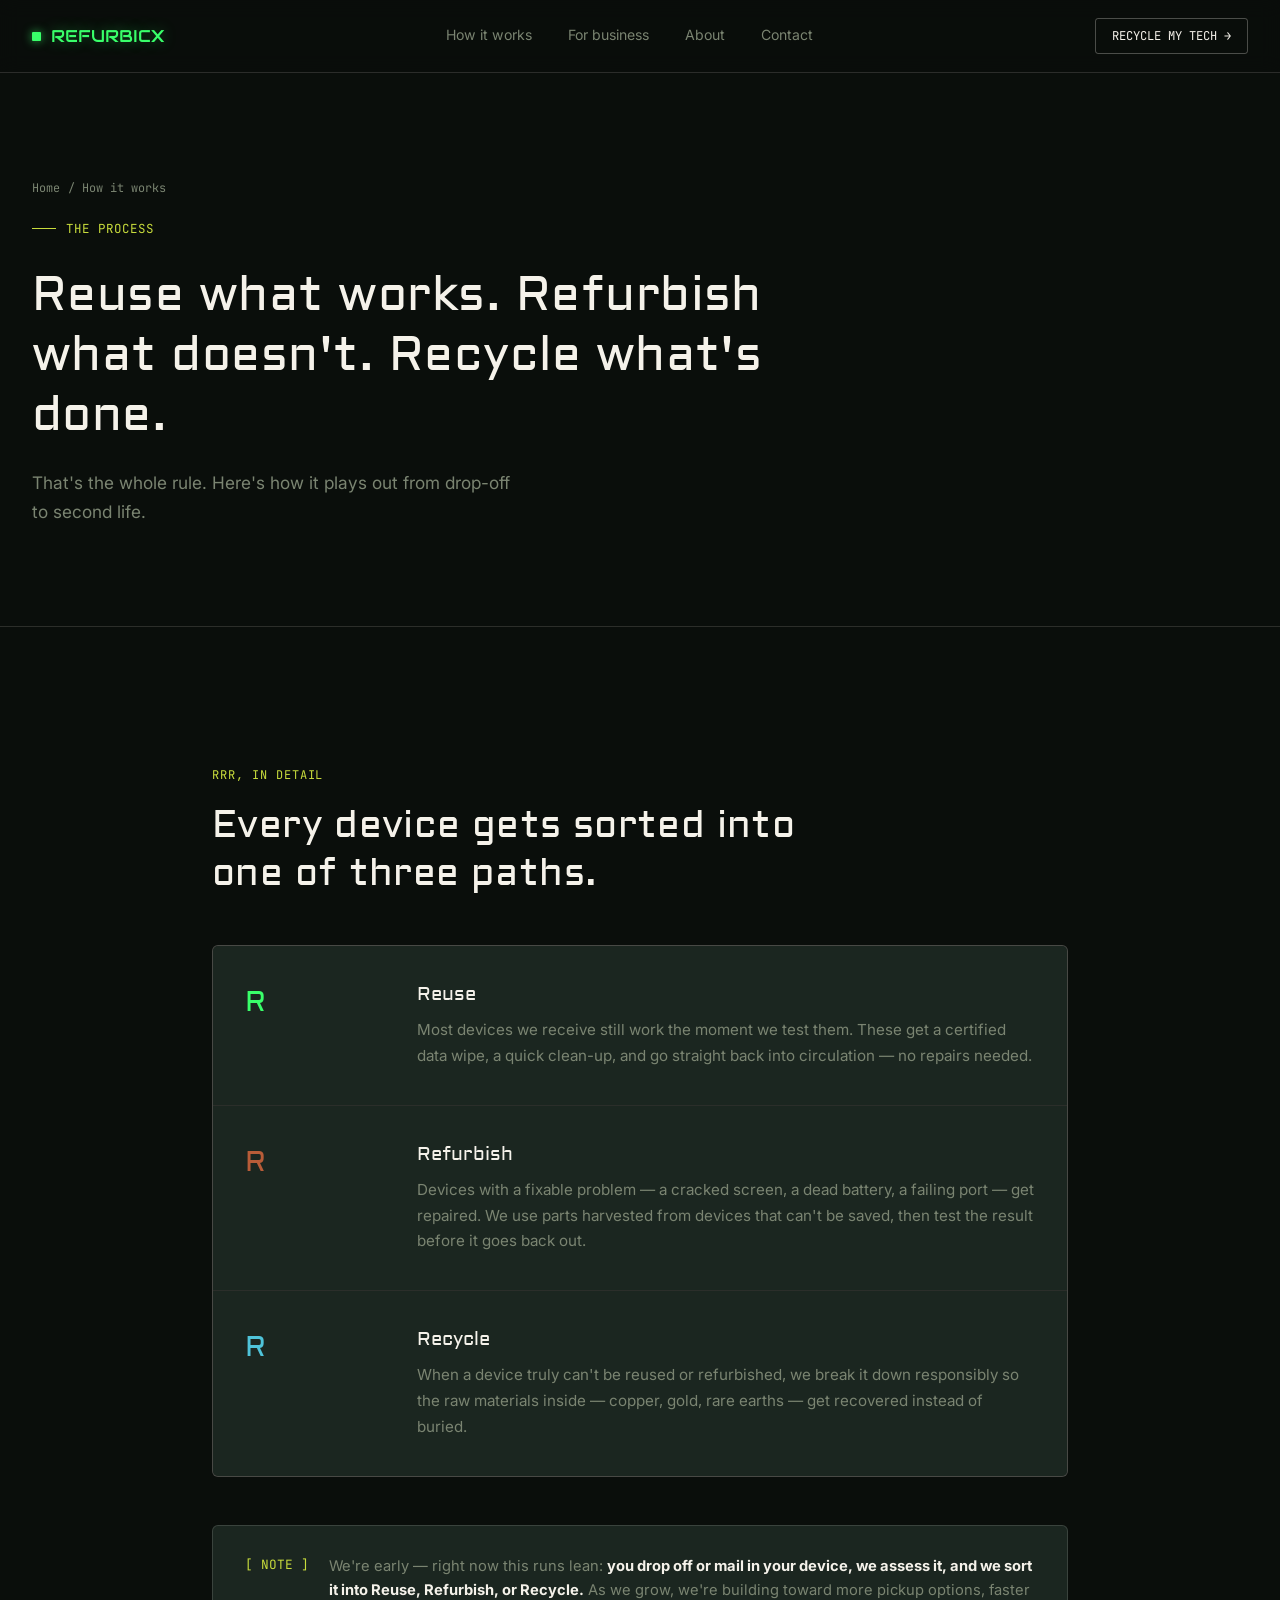
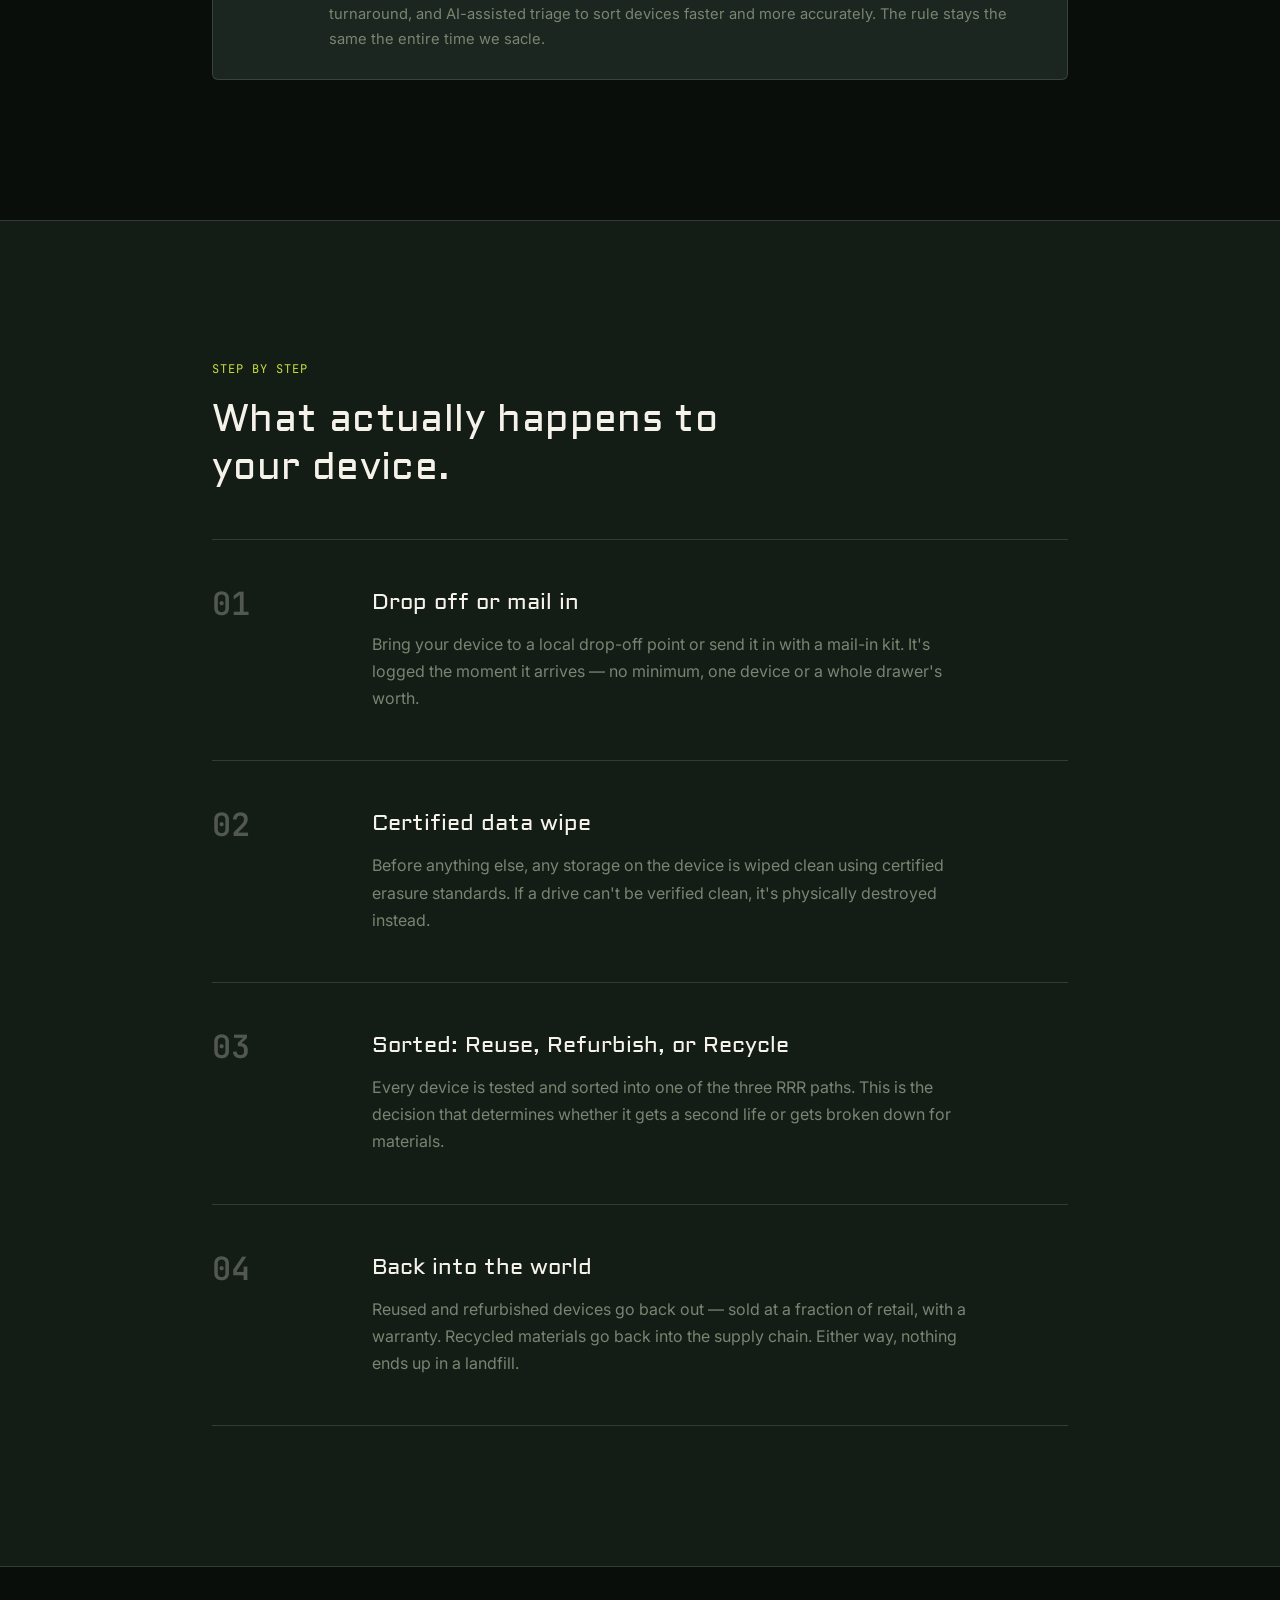
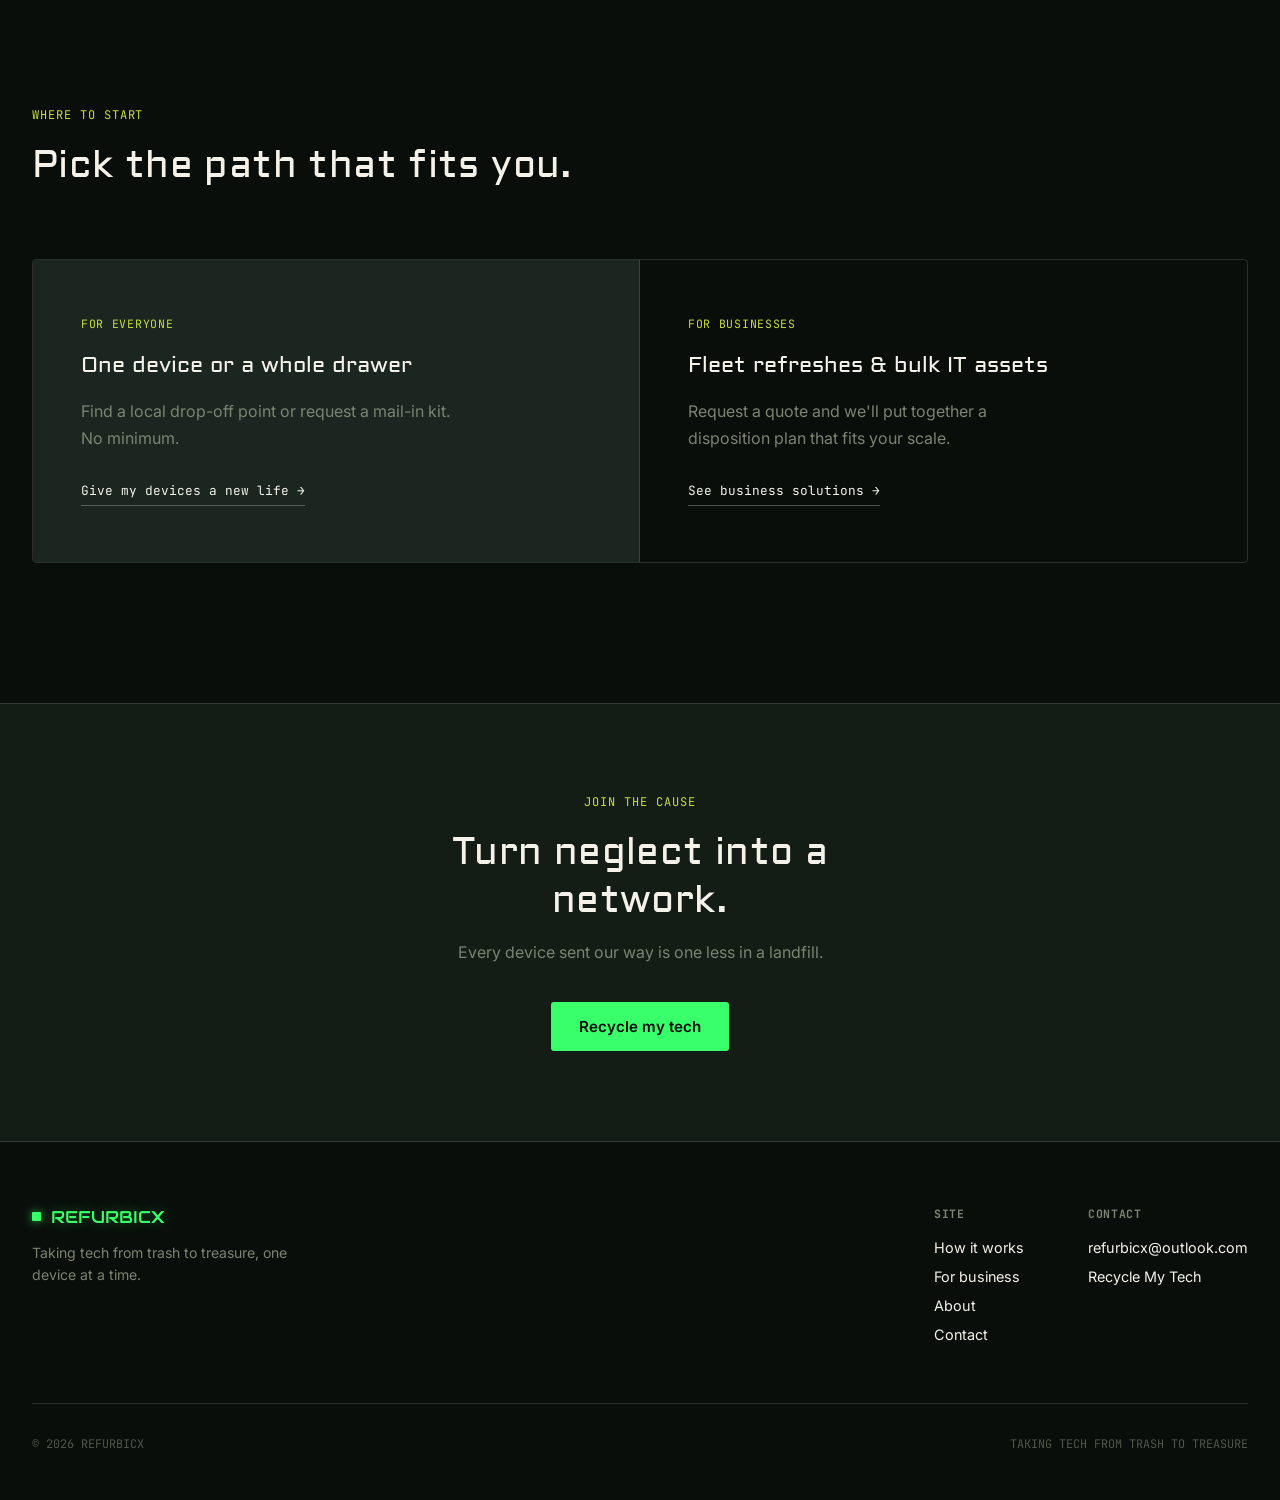
<file: how-it-works.html>
<!DOCTYPE html>
<html lang="en">
<head>
<meta charset="UTF-8">
<meta name="viewport" content="width=device-width, initial-scale=1.0">
<title>How It Works — Refurbicx - Taking Tech from Trash to Treasure</title>
<link rel="preconnect" href="https://fonts.googleapis.com">
<link rel="preconnect" href="https://fonts.gstatic.com" crossorigin>
<link href="https://fonts.googleapis.com/css2?family=Aldrich&family=Audiowide&family=Inter:wght@400;500;600;700&family=JetBrains+Mono:wght@400;500;600&display=swap" rel="stylesheet">
<style>
  :root{
    --black: #0A0E0B;
    --panel: #141C16;
    --panel-2: #1B2620;
    --paper: #F5F2EA;
    --paper-dim: #EAE6DA;
    --sage: #7A8471;
    --sage-dim: #4F564A;
    --signal: #C8DC3C;
    --neon: #39FF6A;
    --copper: #B85C38;
    --circuit-blue: #4FC3D9;
    --line: rgba(245,242,234,0.14);
    --line-strong: rgba(245,242,234,0.28);

    --display: 'Aldrich', sans-serif;
    --logo-font: 'Audiowide', sans-serif;
    --body: 'Inter', sans-serif;
    --mono: 'JetBrains Mono', monospace;
  }

  *{margin:0;padding:0;box-sizing:border-box;}
  html{scroll-behavior:smooth;}
  body{background:var(--black); color:var(--paper); font-family:var(--body); overflow-x:hidden;}
  @media (prefers-reduced-motion: reduce){
    *{animation-duration:0.01ms !important; animation-iteration-count:1 !important; transition-duration:0.01ms !important; scroll-behavior:auto !important;}
  }
  a{color:inherit; text-decoration:none;}
  ::selection{background:var(--neon); color:var(--black);}
  :focus-visible{outline:2px solid var(--neon); outline-offset:3px;}
  .wrap{max-width:1280px; margin:0 auto; padding:0 32px;}

  nav{
    position:fixed; top:0; left:0; right:0; z-index:100;
    background:rgba(10,14,11,0.85); backdrop-filter:blur(10px);
    border-bottom:1px solid var(--line);
    transition:transform 0.35s ease;
  }
  nav.nav-hidden{transform:translateY(-100%);}
  .nav-inner{display:flex; align-items:center; justify-content:space-between; padding:18px 32px; max-width:1280px; margin:0 auto;}
  .logo{font-family:var(--logo-font); font-weight:400; font-size:1.05rem; display:flex; align-items:center; gap:10px; color:var(--neon); text-shadow:0 0 14px rgba(57,255,106,0.35);}
  .logo-mark{width:9px; height:9px; background:var(--neon); border-radius:1px; box-shadow:0 0 10px rgba(57,255,106,0.7);}
  .nav-links{display:flex; gap:36px; font-size:0.88rem; color:var(--sage);}
  .nav-links a{transition:color 0.2s ease; position:relative; padding-bottom:4px;}
  .nav-links a:hover{color:var(--paper);}
  .nav-links a::after{content:''; position:absolute; left:0; bottom:0; width:0; height:1px; background:var(--neon); transition:width 0.25s ease;}
  .nav-links a:hover::after{width:100%;}
  .nav-cta{font-family:var(--mono); font-size:0.76rem; border:1px solid var(--line-strong); padding:9px 16px; border-radius:3px; transition:all 0.2s ease;}
  .nav-cta:hover{border-color:var(--neon); background:rgba(57,255,106,0.08); color:var(--neon);}

  .page-header{padding:180px 0 100px; border-bottom:1px solid var(--line);}
  .page-header h1{font-size:clamp(2rem, 3.8vw, 3rem); max-width:760px; line-height:1.25;}
  .page-header .hero-sub{margin-top:24px;}
  .breadcrumb{font-family:var(--mono); font-size:0.74rem; color:var(--sage); margin-bottom:24px; display:flex; align-items:center; gap:8px;}
  .breadcrumb a:hover{color:var(--neon);}
  .eyebrow{font-family:var(--mono); font-size:0.78rem; color:var(--signal); letter-spacing:0.08em; text-transform:uppercase; display:flex; align-items:center; gap:10px; margin-bottom:28px;}
  .eyebrow::before{content:''; width:24px; height:1px; background:var(--signal);}
  h1{font-family:var(--display); font-weight:400; letter-spacing:0.01em;}
  .hero-sub{font-size:1.08rem; line-height:1.65; color:var(--sage); max-width:480px;}

  section{position:relative;}
  .section-pad{padding:140px 0;}
  .section-label{font-family:var(--mono); font-size:0.75rem; color:var(--signal); text-transform:uppercase; letter-spacing:0.08em; margin-bottom:18px;}
  h2{font-family:var(--display); font-weight:400; font-size:clamp(1.7rem, 3vw, 2.4rem); line-height:1.25; max-width:600px; letter-spacing:0.01em;}
  .section-intro{display:flex; justify-content:space-between; align-items:flex-end; gap:40px; margin-bottom:70px; flex-wrap:wrap;}
  .section-intro p{color:var(--sage); font-size:1rem; line-height:1.65; max-width:380px;}
  .reveal{opacity:0; transform:translateY(24px); transition:opacity 0.7s ease, transform 0.7s ease;}
  .reveal.visible{opacity:1; transform:translateY(0);}

  /* ---------- STEP-BY-STEP (current scale) ---------- */
  .step-detail{
    display:grid; grid-template-columns:120px 1fr; gap:40px;
    padding:48px 0; border-top:1px solid var(--line); position:relative;
  }
  .step-detail:last-of-type{border-bottom:1px solid var(--line);}
  .step-num{font-family:var(--mono); font-size:2rem; color:var(--line-strong); font-weight:600; line-height:1;}
  .step-content h3{font-family:var(--display); font-weight:400; font-size:1.4rem; margin-bottom:14px;}
  .step-content p{color:var(--sage); line-height:1.7; max-width:600px;}

  /* ---------- RRR DETAIL ---------- */
  .rrr-detail-grid{display:grid; grid-template-columns:1fr; gap:1px; background:var(--line); border:1px solid var(--line); border-radius:6px; overflow:hidden;}
  .rrr-detail-row{
    display:grid; grid-template-columns:140px 1fr; gap:32px;
    background:var(--panel-2); padding:36px 32px; align-items:start;
  }
  .rrr-detail-row .rrr-tag{
    font-family:var(--display); font-size:1.8rem; padding-top:2px;
  }
  .rrr-detail-row:nth-child(1) .rrr-tag{color:var(--neon);}
  .rrr-detail-row:nth-child(2) .rrr-tag{color:var(--copper);}
  .rrr-detail-row:nth-child(3) .rrr-tag{color:var(--circuit-blue);}
  .rrr-detail-row h3{font-family:var(--display); font-weight:400; font-size:1.2rem; margin-bottom:10px;}
  .rrr-detail-row p{color:var(--sage); line-height:1.7; font-size:0.95rem;}

  .scale-note{
    margin-top:48px; padding:28px 32px; border:1px solid var(--line);
    border-radius:6px; background:var(--panel-2);
    display:flex; gap:20px; align-items:flex-start;
  }
  .scale-note .note-icon{font-family:var(--mono); color:var(--signal); font-size:0.8rem; flex-shrink:0; margin-top:2px;}
  .scale-note p{color:var(--sage); font-size:0.92rem; line-height:1.65;}
  .scale-note strong{color:var(--paper);}

  .split{display:grid; grid-template-columns:1fr 1fr; border:1px solid var(--line); border-radius:4px; overflow:hidden;}
  .split-panel{padding:56px 48px; position:relative;}
  .split-panel:first-child{border-right:1px solid var(--line); background:var(--panel-2);}
  .panel-tag{font-family:var(--mono); font-size:0.72rem; color:var(--signal); letter-spacing:0.06em; margin-bottom:20px;}
  .split-panel h3{font-family:var(--display); font-weight:400; font-size:1.4rem; margin-bottom:18px; line-height:1.3;}
  .split-panel p{color:var(--sage); line-height:1.65; margin-bottom:28px; max-width:380px;}
  .split-link{display:inline-flex; align-items:center; gap:8px; font-family:var(--mono); font-size:0.8rem; color:var(--paper); border-bottom:1px solid var(--line-strong); padding-bottom:6px; transition:border-color 0.2s ease, color 0.2s ease;}
  .split-link:hover{color:var(--neon); border-color:var(--neon);}

  .cta-strip{background:var(--panel); padding:90px 0; text-align:center; border-top:1px solid var(--line); border-bottom:1px solid var(--line);}
  .cta-strip h2{margin:0 auto 16px; max-width:560px; text-align:center;}
  .cta-strip p.cta-sub{color:var(--sage); max-width:480px; margin:0 auto 36px; font-size:1rem; line-height:1.6;}
  .cta-strip-row{display:flex; justify-content:center; gap:20px; flex-wrap:wrap;}
  .btn-primary{background:var(--neon); color:var(--black); font-family:var(--body); font-weight:600; font-size:0.95rem; padding:15px 28px; border-radius:3px; transition:transform 0.2s ease, box-shadow 0.2s ease; display:inline-block;}
  .btn-primary:hover{transform:translateY(-2px); box-shadow:0 8px 28px rgba(57,255,106,0.3);}

  footer{padding:64px 0 48px;}
  .footer-top{display:flex; justify-content:space-between; align-items:flex-start; flex-wrap:wrap; gap:40px; padding-bottom:48px; border-bottom:1px solid var(--line);}
  .footer-brand .logo{margin-bottom:14px;}
  .footer-brand p{color:var(--sage); font-size:0.88rem; max-width:280px; line-height:1.6;}
  .footer-cols{display:flex; gap:64px;}
  .footer-col h4{font-family:var(--mono); font-size:0.72rem; color:var(--sage); letter-spacing:0.06em; margin-bottom:18px; text-transform:uppercase;}
  .footer-col a{display:block; font-size:0.9rem; color:var(--paper); margin-bottom:12px; transition:color 0.2s ease;}
  .footer-col a:hover{color:var(--neon);}
  .footer-bottom{display:flex; justify-content:space-between; align-items:center; padding-top:32px; font-family:var(--mono); font-size:0.74rem; color:var(--sage-dim); flex-wrap:wrap; gap:16px;}

  @media (max-width: 900px){
    .nav-links{display:none;}
    .page-header{padding:140px 0 64px;}
    .step-detail{grid-template-columns:1fr; gap:12px;}
    .rrr-detail-row{grid-template-columns:1fr; gap:12px;}
    .split{grid-template-columns:1fr;}
    .split-panel:first-child{border-right:none; border-bottom:1px solid var(--line);}
    .section-intro{margin-bottom:48px;}
    .section-pad{padding:90px 0;}
    .footer-top{flex-direction:column;}
    .footer-cols{gap:40px;}
    .wrap{padding:0 20px;}
    .nav-inner{padding:16px 20px;}
  }
</style>
</head>
<body>

<nav id="site-nav">
  <div class="nav-inner">
    <a href="index.html" class="logo"><span class="logo-mark"></span>REFURBICX</a>
    <div class="nav-links">
      <a href="how-it-works.html">How it works</a>
      <a href="for-business.html">For business</a>
      <a href="about.html">About</a>
      <a href="contact.html">Contact</a>
    </div>
    <a href="contact.html" class="nav-cta">RECYCLE MY TECH →</a>
  </div>
</nav>

<header class="page-header">
  <div class="wrap">
    <div class="breadcrumb"><a href="index.html">Home</a> / How it works</div>
    <div class="eyebrow">The process</div>
    <h1>Reuse what works. Refurbish what doesn't. Recycle what's done.</h1>
    <p class="hero-sub">That's the whole rule. Here's how it plays out from drop-off to second life.</p>
  </div>
</header>

<section class="section-pad">
  <div class="wrap" style="max-width:920px;">
    <div class="section-intro" style="margin-bottom:48px;">
      <div>
        <div class="section-label">RRR, in detail</div>
        <h2>Every device gets sorted into one of three paths.</h2>
      </div>
    </div>

    <div class="rrr-detail-grid">
      <div class="rrr-detail-row reveal">
        <div class="rrr-tag">R</div>
        <div>
          <h3>Reuse</h3>
          <p>Most devices we receive still work the moment we test them. These get a certified data wipe, a quick clean-up, and go straight back into circulation — no repairs needed.</p>
        </div>
      </div>
      <div class="rrr-detail-row reveal">
        <div class="rrr-tag">R</div>
        <div>
          <h3>Refurbish</h3>
          <p>Devices with a fixable problem — a cracked screen, a dead battery, a failing port — get repaired. We use parts harvested from devices that can't be saved, then test the result before it goes back out.</p>
        </div>
      </div>
      <div class="rrr-detail-row reveal">
        <div class="rrr-tag">R</div>
        <div>
          <h3>Recycle</h3>
          <p>When a device truly can't be reused or refurbished, we break it down responsibly so the raw materials inside — copper, gold, rare earths — get recovered instead of buried.</p>
        </div>
      </div>
    </div>

    <div class="scale-note reveal">
      <span class="note-icon">[ NOTE ]</span>
      <p>We're early — right now this runs lean: <strong>you drop off or mail in your device, we assess it, and we sort it into Reuse, Refurbish, or Recycle.</strong> As we grow, we're building toward more pickup options, faster turnaround, and AI-assisted triage to sort devices faster and more accurately. The rule stays the same the entire time we sacle.</p>
    </div>
  </div>
</section>

<section class="section-pad" style="background:var(--panel); border-top:1px solid var(--line); border-bottom:1px solid var(--line);">
  <div class="wrap" style="max-width:920px;">
    <div class="section-intro" style="margin-bottom:48px;">
      <div>
        <div class="section-label">Step by step</div>
        <h2>What actually happens to your device.</h2>
      </div>
    </div>

    <div class="step-detail reveal">
      <div class="step-num">01</div>
      <div class="step-content">
        <h3>Drop off or mail in</h3>
        <p>Bring your device to a local drop-off point or send it in with a mail-in kit. It's logged the moment it arrives — no minimum, one device or a whole drawer's worth.</p>
      </div>
    </div>

    <div class="step-detail reveal">
      <div class="step-num">02</div>
      <div class="step-content">
        <h3>Certified data wipe</h3>
        <p>Before anything else, any storage on the device is wiped clean using certified erasure standards. If a drive can't be verified clean, it's physically destroyed instead.</p>
      </div>
    </div>

    <div class="step-detail reveal">
      <div class="step-num">03</div>
      <div class="step-content">
        <h3>Sorted: Reuse, Refurbish, or Recycle</h3>
        <p>Every device is tested and sorted into one of the three RRR paths. This is the decision that determines whether it gets a second life or gets broken down for materials.</p>
      </div>
    </div>

    <div class="step-detail reveal">
      <div class="step-num">04</div>
      <div class="step-content">
        <h3>Back into the world</h3>
        <p>Reused and refurbished devices go back out — sold at a fraction of retail, with a warranty. Recycled materials go back into the supply chain. Either way, nothing ends up in a landfill.</p>
      </div>
    </div>
  </div>
</section>

<section class="section-pad">
  <div class="wrap">
    <div class="section-intro">
      <div>
        <div class="section-label">Where to start</div>
        <h2>Pick the path that fits you.</h2>
      </div>
    </div>
    <div class="split">
      <div class="split-panel reveal">
        <div class="panel-tag">FOR EVERYONE</div>
        <h3>One device or a whole drawer</h3>
        <p>Find a local drop-off point or request a mail-in kit. No minimum.</p>
        <a href="contact.html" class="split-link">Give my devices a new life →</a>
      </div>
      <div class="split-panel reveal">
        <div class="panel-tag">FOR BUSINESSES</div>
        <h3>Fleet refreshes & bulk IT assets</h3>
        <p>Request a quote and we'll put together a disposition plan that fits your scale.</p>
        <a href="for-business.html" class="split-link">See business solutions →</a>
      </div>
    </div>
  </div>
</section>

<section class="cta-strip" id="cta">
  <div class="wrap">
    <div class="section-label" style="justify-content:center; display:flex;">Join the cause</div>
    <h2>Turn neglect into a network.</h2>
    <p class="cta-sub">Every device sent our way is one less in a landfill.</p>
    <div class="cta-strip-row">
      <a href="contact.html" class="btn-primary">Recycle my tech</a>
    </div>
  </div>
</section>

<footer>
  <div class="wrap">
    <div class="footer-top">
      <div class="footer-brand">
        <a href="index.html" class="logo"><span class="logo-mark"></span>REFURBICX</a>
        <p>Taking tech from trash to treasure, one device at a time.</p>
      </div>
      <div class="footer-cols">
        <div class="footer-col">
          <h4>Site</h4>
          <a href="how-it-works.html">How it works</a>
          <a href="for-business.html">For business</a>
          <a href="about.html">About</a>
          <a href="contact.html">Contact</a>
        </div>
        <div class="footer-col">
          <h4>Contact</h4>
          <a href="mailto:hello@refurbicx.com">refurbicx@outlook.com</a>
          <a href="contact.html">Recycle My Tech</a>
        </div>
      </div>
    </div>
    <div class="footer-bottom">
      <span>© 2026 REFURBICX</span>
      <span>TAKING TECH FROM TRASH TO TREASURE</span>
    </div>
  </div>
</footer>

<script>
  const reveals = document.querySelectorAll('.reveal');
  const obs = new IntersectionObserver((entries) => {
    entries.forEach(entry => {
      if(entry.isIntersecting){
        entry.target.classList.add('visible');
        obs.unobserve(entry.target);
      }
    });
  }, {threshold: 0.15});
  reveals.forEach(el => obs.observe(el));

  const nav = document.getElementById('site-nav');
  let lastScroll = 0;
  window.addEventListener('scroll', () => {
    const current = window.scrollY;
    if(current > lastScroll && current > 120){
      nav.classList.add('nav-hidden');
    } else {
      nav.classList.remove('nav-hidden');
    }
    lastScroll = current;
  }, {passive:true});
</script>

</body>
</html>
</file>
